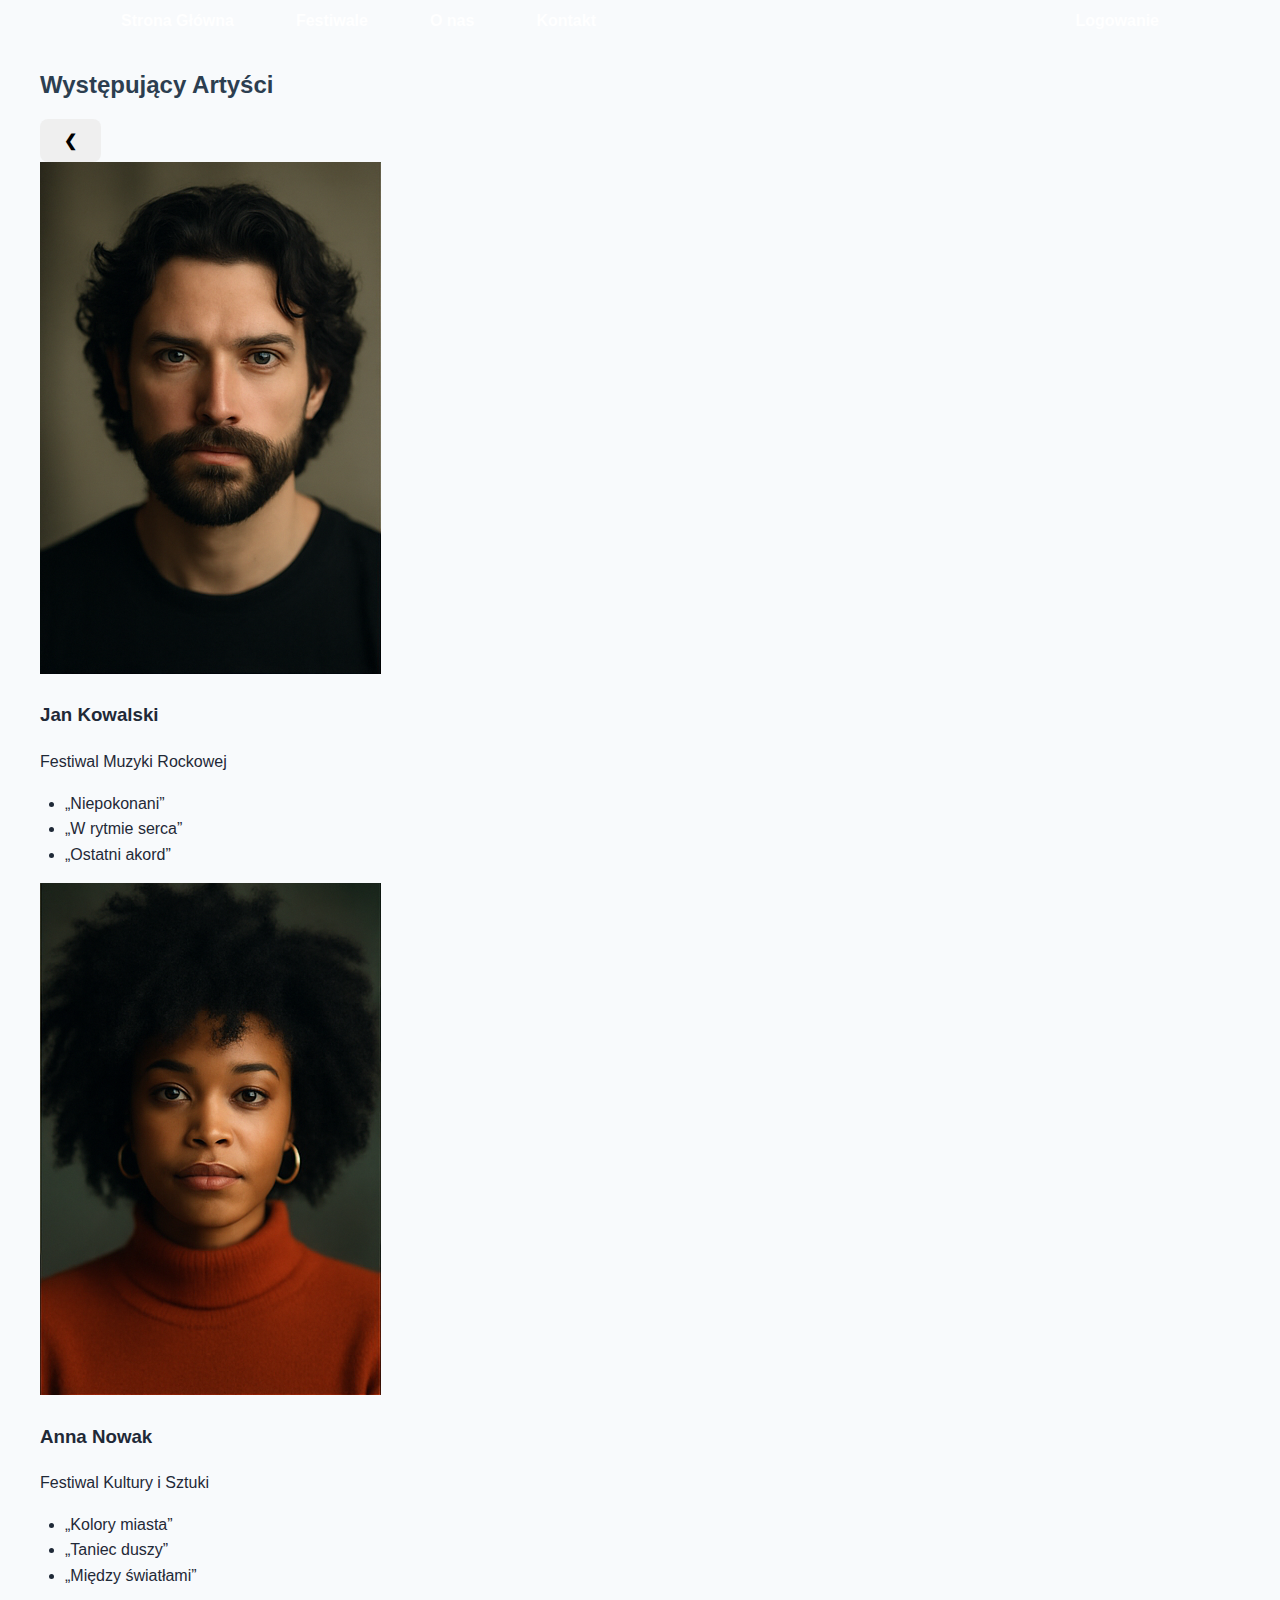
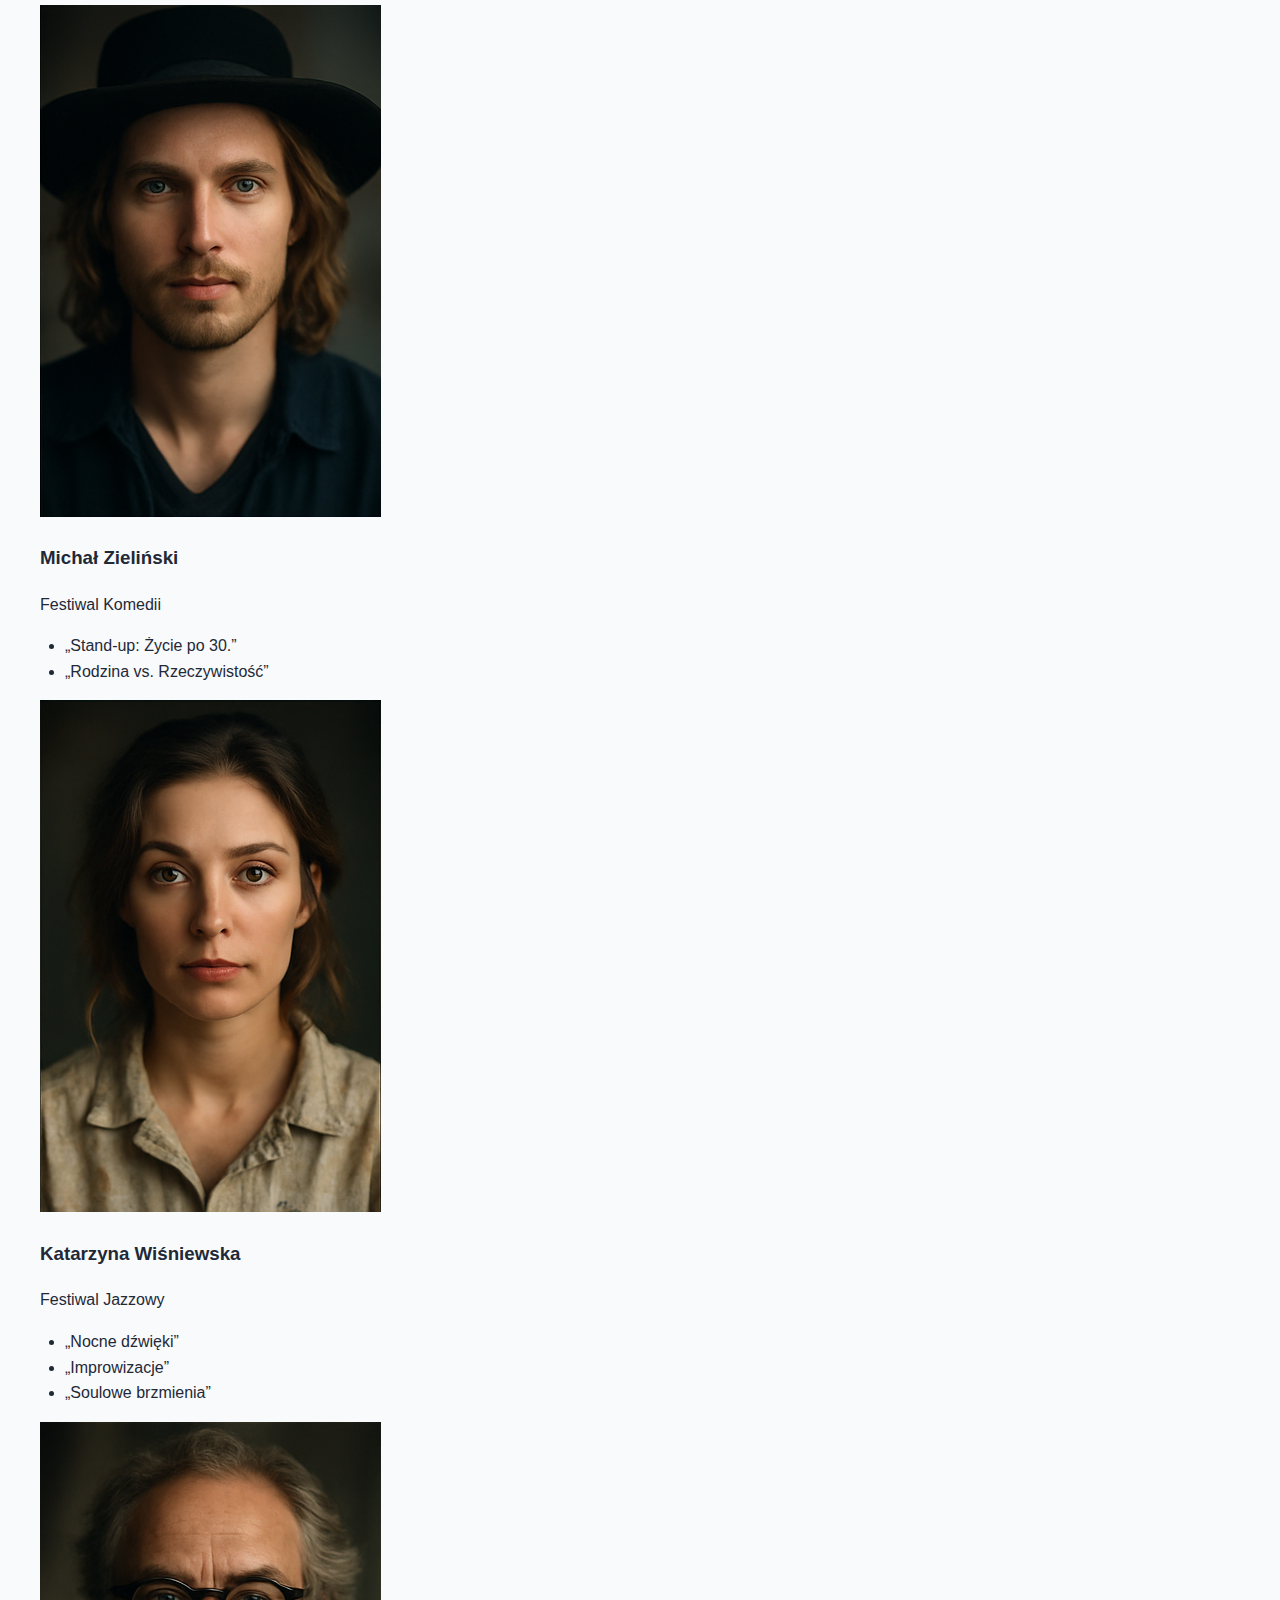
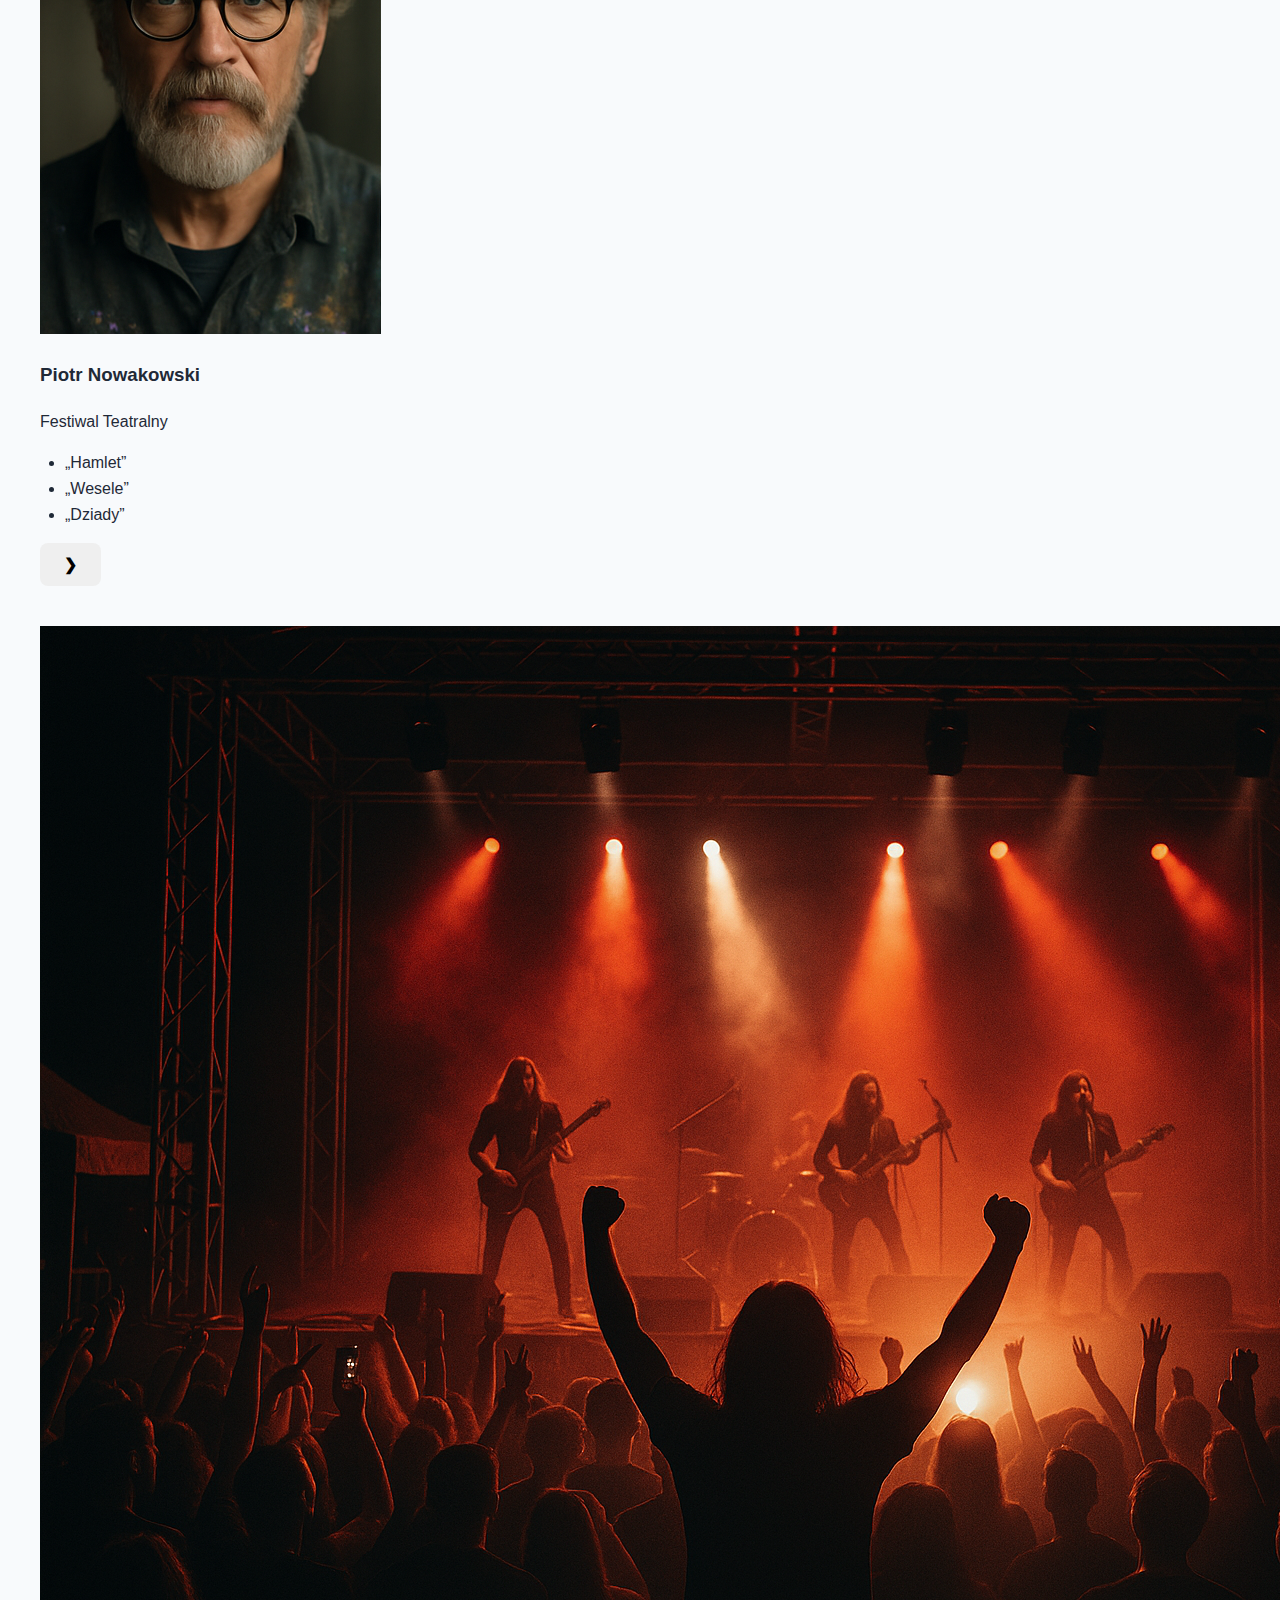
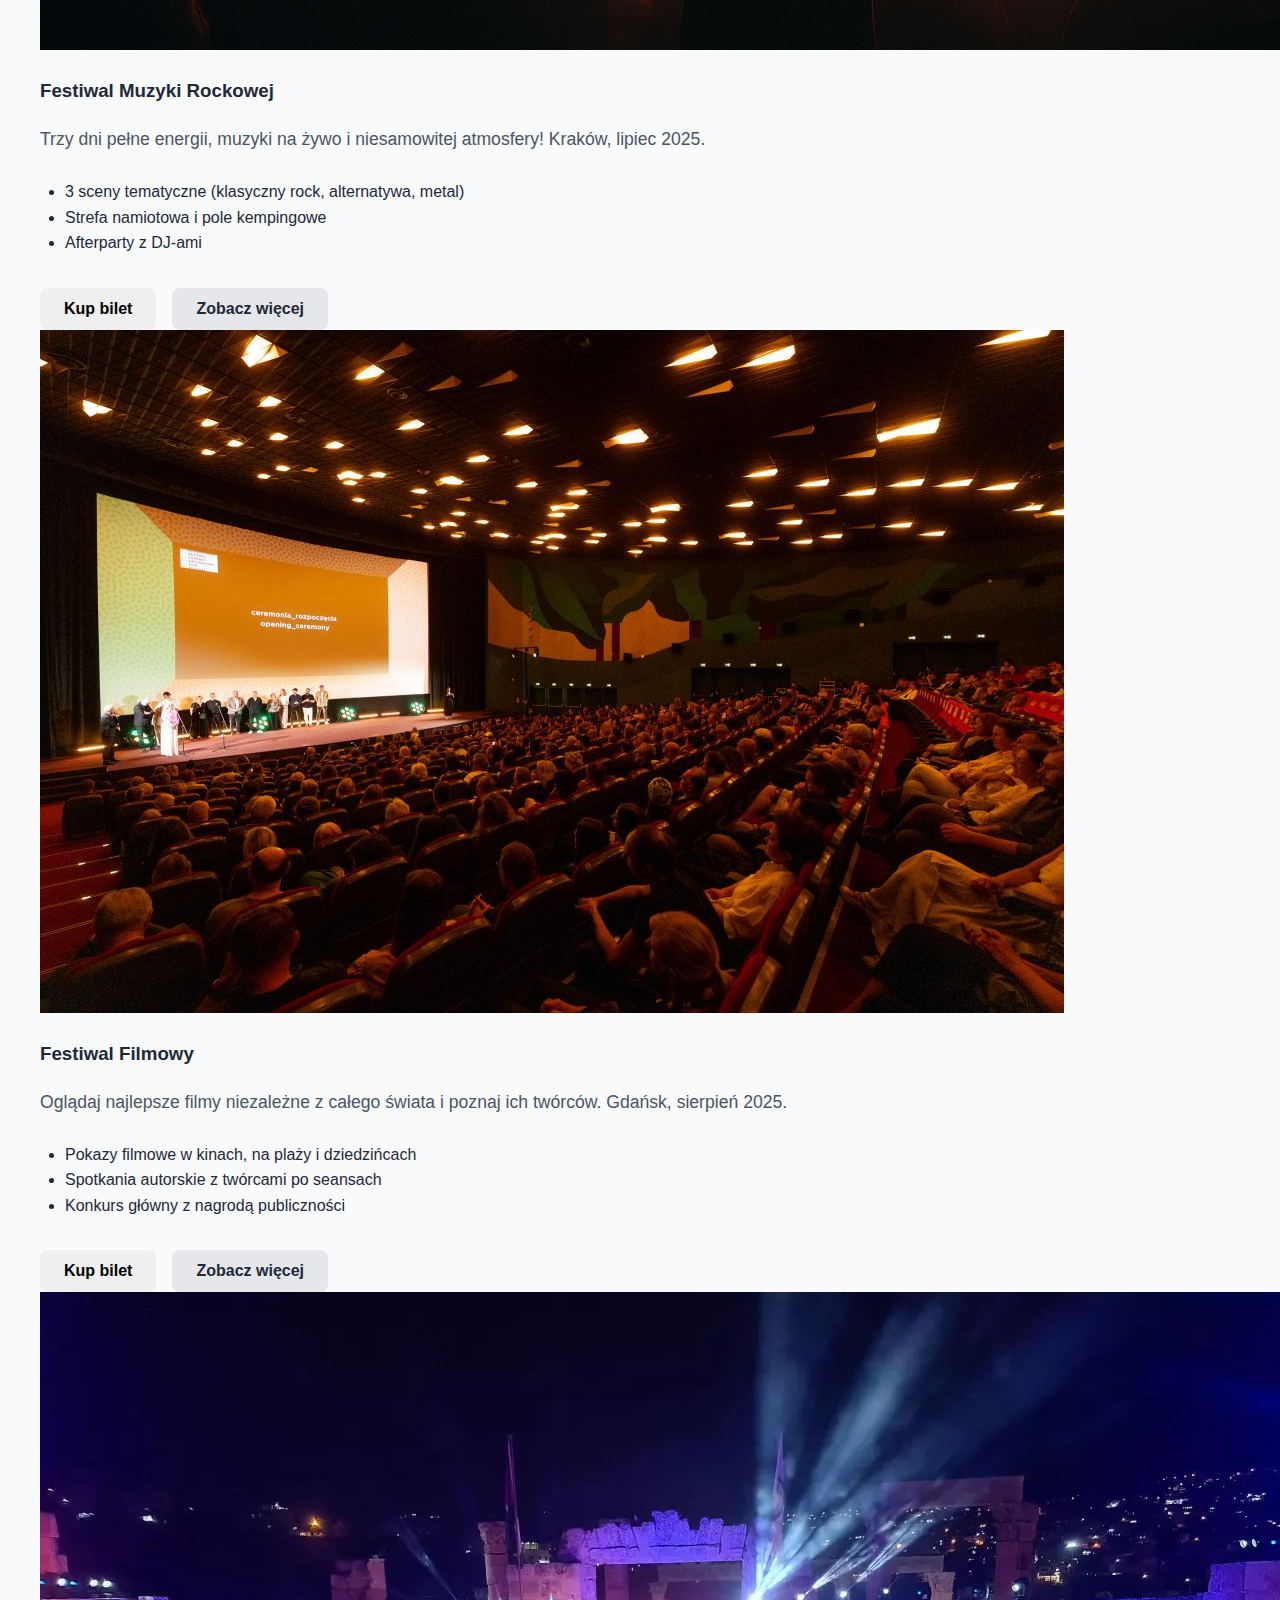
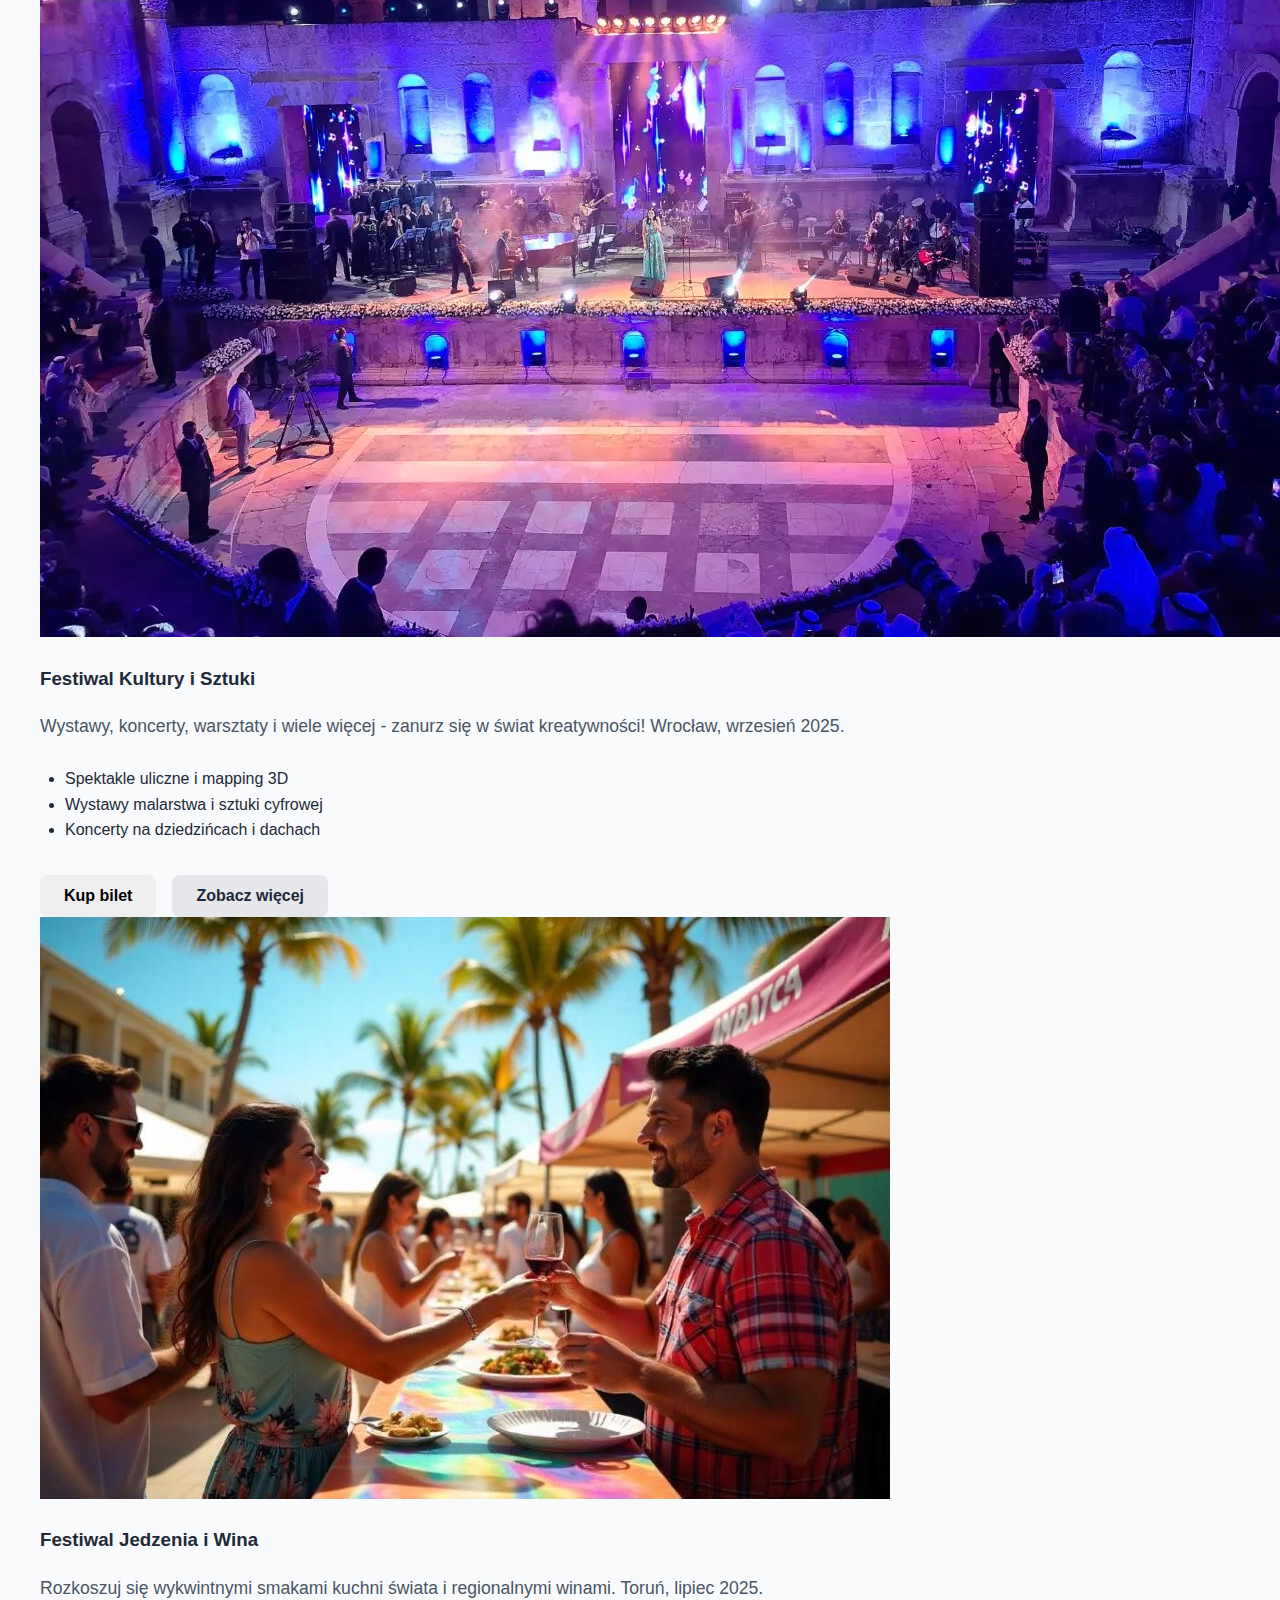
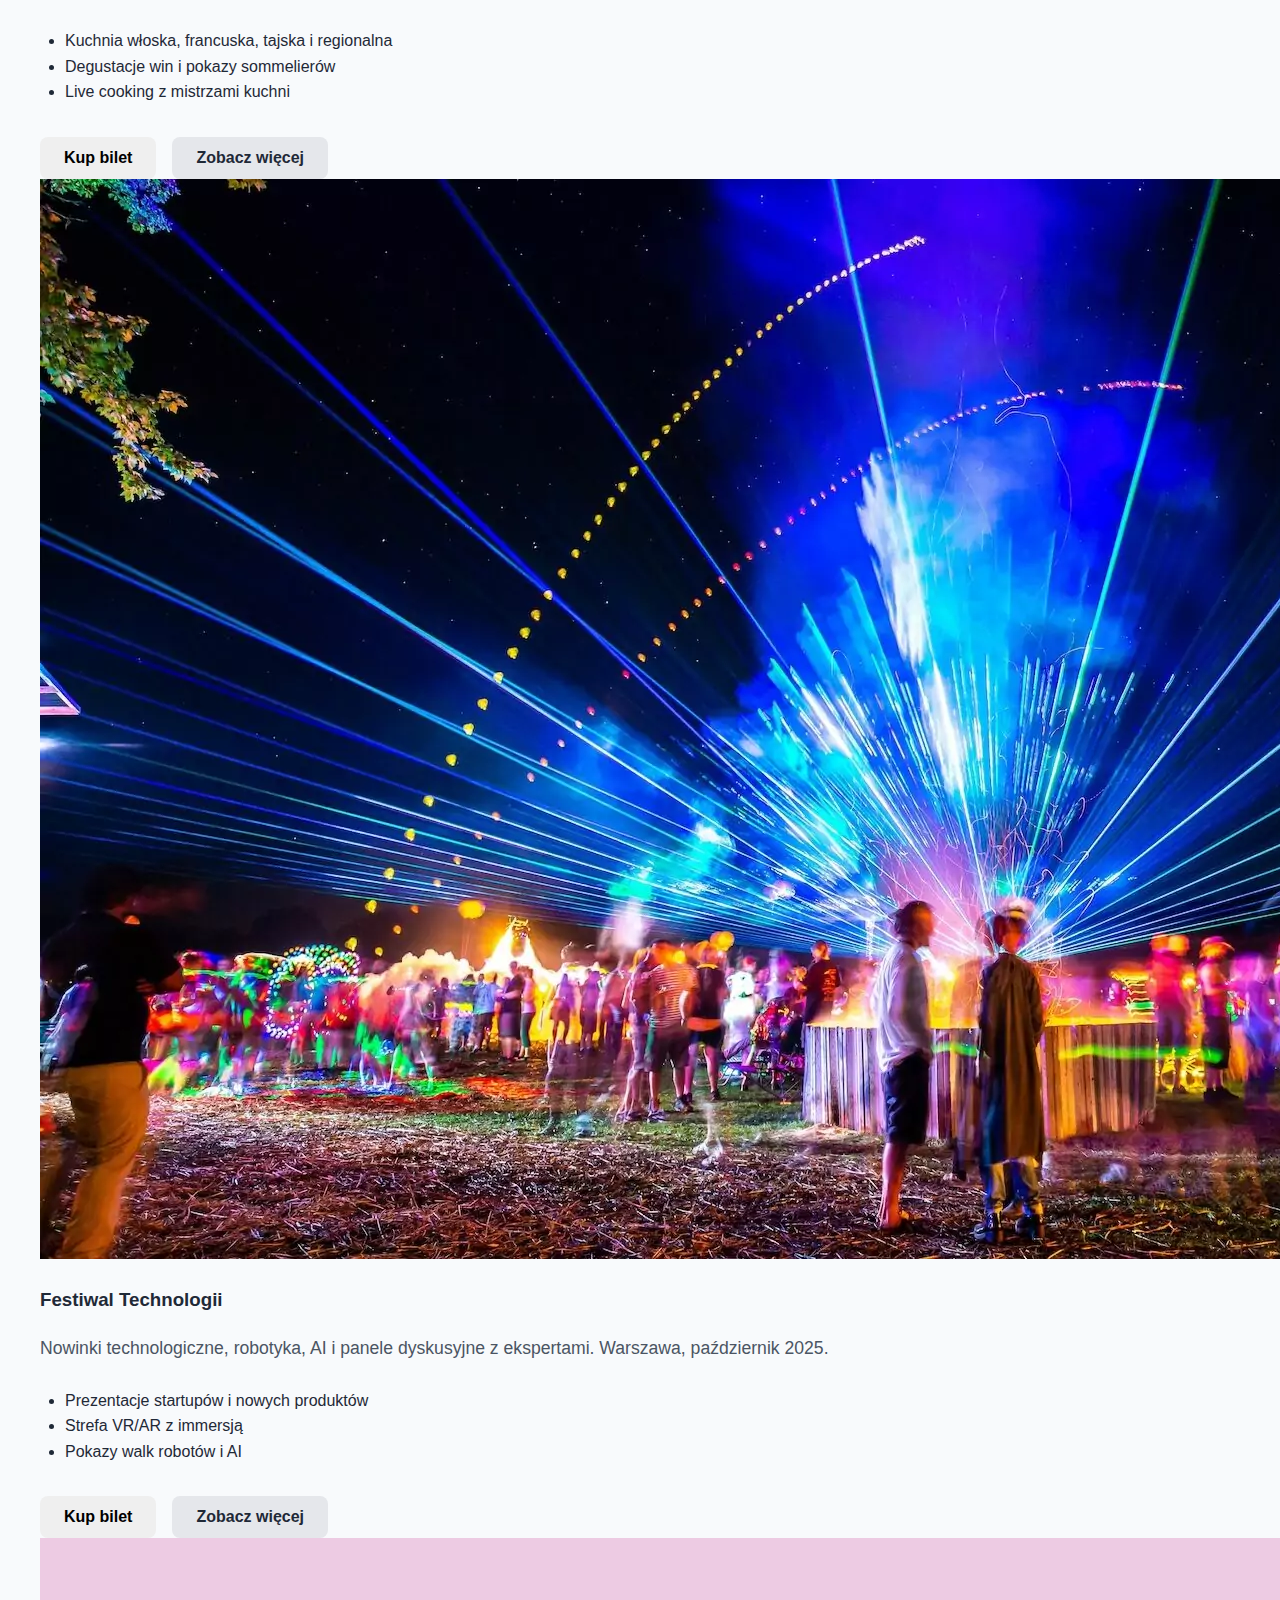
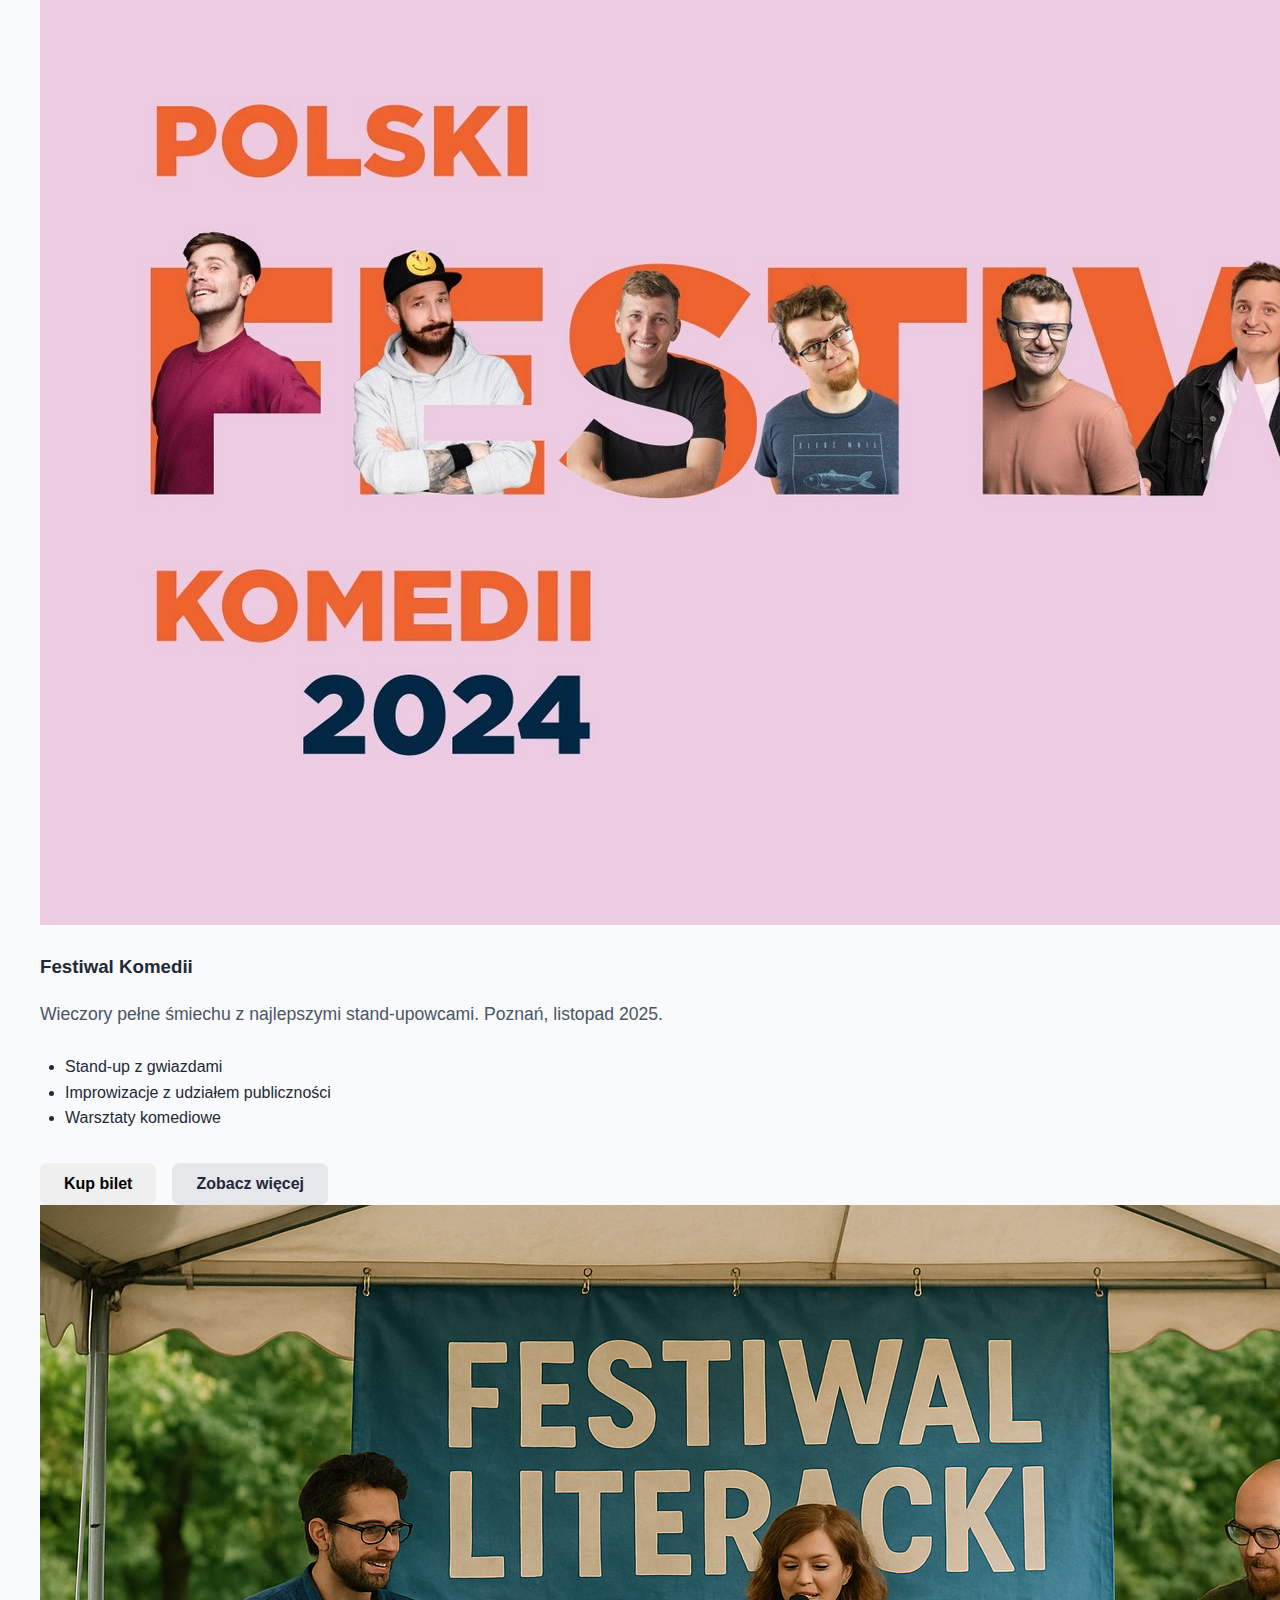
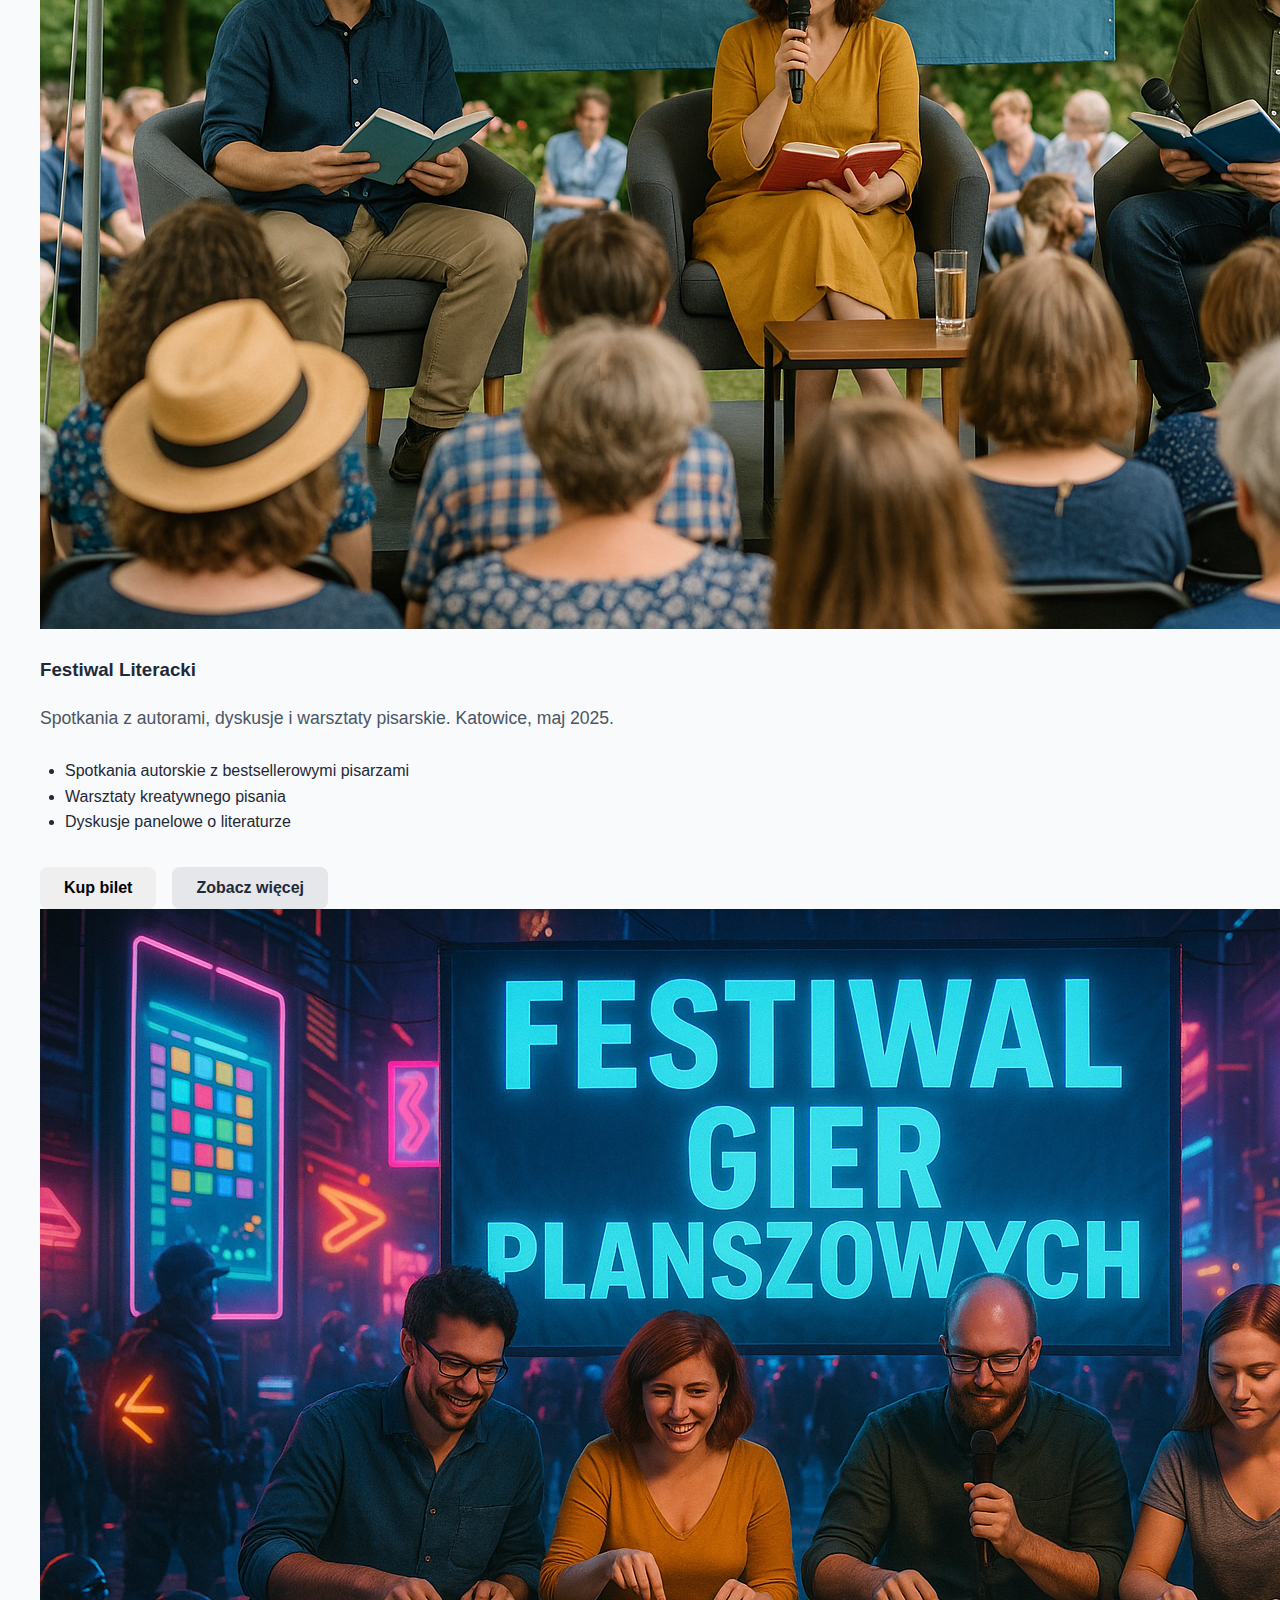
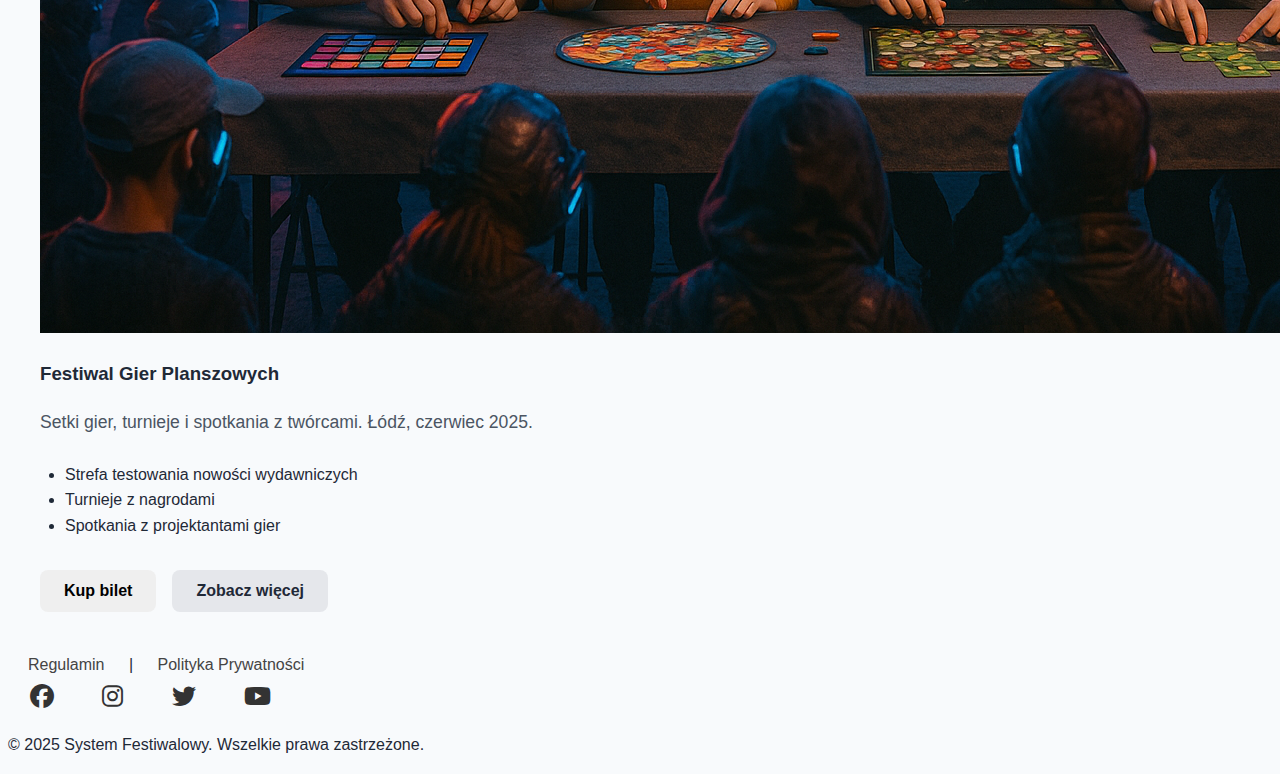
<file: stronyHTML/festiwale.html>
<!DOCTYPE html>
<html lang="pl">
<head>
    <meta charset="UTF-8">
    <meta name="viewport" content="width=device-width, initial-scale=1.0">
    <title>System Festiwalowy</title>
    <link rel="stylesheet" href="../styleCSS/StyleFestiwal.css">
    <link rel="stylesheet" href="https://cdnjs.cloudflare.com/ajax/libs/font-awesome/6.4.0/css/all.min.css">
</head>
<body>
    <div class="wrapper">
        <header>
            <nav>
                <ul>
                    <li><a href="index.html">Strona Główna</a></li>
                    <li><a href="festiwale.html">Festiwale</a></li>
                    <li><a href="O-nas.html">O nas</a></li>
                    <li><a href="kontakt.html">Kontakt</a></li>
                    <li><a href="logowanie.html">Logowanie</a></li>
                </ul>
            </nav>
        </header>
      <main>
  <section class="artysci">
    <h2>Występujący Artyści</h2>
    <div class="artysta-carousel-wrapper">
        <button class="carousel-btn prev-btn">&#10094;</button>
        <div class="artysta-carousel" id="carousel">
            <div class="artysta-card">
                <img src="../zdjecia/artysta1.png" alt="Artysta 1">
                <h3>Jan Kowalski</h3>
                <p>Festiwal Muzyki Rockowej</p>
                <ul>
                    <li>„Niepokonani”</li>
                    <li>„W rytmie serca”</li>
                    <li>„Ostatni akord”</li>
                </ul>
            </div>
            <div class="artysta-card">
                <img src="../zdjecia/artysta2.png" alt="Artystka 2">
                <h3>Anna Nowak</h3>
                <p>Festiwal Kultury i Sztuki</p>
                <ul>
                    <li>„Kolory miasta”</li>
                    <li>„Taniec duszy”</li>
                    <li>„Między światłami”</li>
                </ul>
            </div>
            <div class="artysta-card">
                <img src="../zdjecia/artysta3.png" alt="Artysta 3">
                <h3>Michał Zieliński</h3>
                <p>Festiwal Komedii</p>
                <ul>
                    <li>„Stand-up: Życie po 30.”</li>
                    <li>„Rodzina vs. Rzeczywistość”</li>
                </ul>
            </div>
            <div class="artysta-card">
                <img src="../zdjecia/artysta5.png" alt="Artysta 4">
                <h3>Katarzyna Wiśniewska</h3>
                <p>Festiwal Jazzowy</p>
                <ul>
                    <li>„Nocne dźwięki”</li>
                    <li>„Improwizacje”</li>
                    <li>„Soulowe brzmienia”</li>
                </ul>
            </div>
            <div class="artysta-card">
                <img src="../zdjecia/artysta4.png" alt="Artysta 5">
                <h3>Piotr Nowakowski</h3>
                <p>Festiwal Teatralny</p>
                <ul>
                    <li>„Hamlet”</li>
                    <li>„Wesele”</li>
                    <li>„Dziady”</li>
                </ul>
            </div>
        </div>
        <button class="carousel-btn next-btn">&#10095;</button>
        <div class="carousel-dots" id="carouselDots"></div>
    </div>
</section>


    <!-- Sekcja festiwali -->
    <section class="festiwal-list">
        <div class="festival-grid">
            <div class="festiwal-card">
                <img src="../zdjecia/festiwalMuzykiRockowej.png" alt="Festiwal Muzyki Rockowej">
                <div class="festiwal-info">
                    <h3>Festiwal Muzyki Rockowej</h3>
                    <p class="krotki-opis">Trzy dni pełne energii, muzyki na żywo i niesamowitej atmosfery! Kraków, lipiec 2025.</p>
                    <ul>
                        <li>3 sceny tematyczne (klasyczny rock, alternatywa, metal)</li>
                        <li>Strefa namiotowa i pole kempingowe</li>
                        <li>Afterparty z DJ-ami</li>
                    </ul>
                    <div class="button-container">
                        <button class="kup-bilet">Kup bilet</button>
                        <button class="zobacz-wiecej" onclick="toggleOpis(this)">Zobacz więcej</button>
                    </div>
                </div>
            </div>
            <div class="festiwal-card">
                <img src="../zdjecia/festiwalFilmowy.jpg" alt="Festiwal Filmowy">
                <div class="festiwal-info">
                    <h3>Festiwal Filmowy</h3>
                    <p class="krotki-opis">Oglądaj najlepsze filmy niezależne z całego świata i poznaj ich twórców. Gdańsk, sierpień 2025.</p>
                    <ul>
                        <li>Pokazy filmowe w kinach, na plaży i dziedzińcach</li>
                        <li>Spotkania autorskie z twórcami po seansach</li>
                        <li>Konkurs główny z nagrodą publiczności</li>
                    </ul>
                    <div class="button-container">
                        <button class="kup-bilet">Kup bilet</button>
                        <button class="zobacz-wiecej" onclick="toggleOpis(this)">Zobacz więcej</button>
                    </div>
                </div>
            </div>
            <div class="festiwal-card">
                <img src="../zdjecia/festiwalKulturyiSztuki.jpg" alt="Festiwal Kultury i Sztuki">
                <div class="festiwal-info">
                    <h3>Festiwal Kultury i Sztuki</h3>
                    <p class="krotki-opis">Wystawy, koncerty, warsztaty i wiele więcej - zanurz się w świat kreatywności! Wrocław, wrzesień 2025.</p>
                    <ul>
                        <li>Spektakle uliczne i mapping 3D</li>
                        <li>Wystawy malarstwa i sztuki cyfrowej</li>
                        <li>Koncerty na dziedzińcach i dachach</li>
                    </ul>
                    <div class="button-container">
                        <button class="kup-bilet">Kup bilet</button>
                        <button class="zobacz-wiecej" onclick="toggleOpis(this)">Zobacz więcej</button>
                    </div>
                </div>
            </div>
            <div class="festiwal-card">
                <img src="../zdjecia/festiwalJedzeniaiWIna.jpg" alt="Festiwal Jedzenia i Wina">
                <div class="festiwal-info">
                    <h3>Festiwal Jedzenia i Wina</h3>
                    <p class="krotki-opis">Rozkoszuj się wykwintnymi smakami kuchni świata i regionalnymi winami. Toruń, lipiec 2025.</p>
                    <ul>
                        <li>Kuchnia włoska, francuska, tajska i regionalna</li>
                        <li>Degustacje win i pokazy sommelierów</li>
                        <li>Live cooking z mistrzami kuchni</li>
                    </ul>
                    <div class="button-container">
                        <button class="kup-bilet">Kup bilet</button>
                        <button class="zobacz-wiecej" onclick="toggleOpis(this)">Zobacz więcej</button>
                    </div>
                </div>
            </div>
            <div class="festiwal-card">
                <img src="../zdjecia/festiwalTechnologii.jpg" alt="Festiwal Technologii">
                <div class="festiwal-info">
                    <h3>Festiwal Technologii</h3>
                    <p class="krotki-opis">Nowinki technologiczne, robotyka, AI i panele dyskusyjne z ekspertami. Warszawa, październik 2025.</p>
                    <ul>
                        <li>Prezentacje startupów i nowych produktów</li>
                        <li>Strefa VR/AR z immersją</li>
                        <li>Pokazy walk robotów i AI</li>
                    </ul>
                    <div class="button-container">
                        <button class="kup-bilet">Kup bilet</button>
                        <button class="zobacz-wiecej" onclick="toggleOpis(this)">Zobacz więcej</button>
                    </div>
                </div>
            </div>
            <div class="festiwal-card">
                <img src="../zdjecia/festiwalKomedii.jpg" alt="Festiwal Komedii">
                <div class="festiwal-info">
                    <h3>Festiwal Komedii</h3>
                    <p class="krotki-opis">Wieczory pełne śmiechu z najlepszymi stand-upowcami. Poznań, listopad 2025.</p>
                    <ul>
                        <li>Stand-up z gwiazdami</li>
                        <li>Improwizacje z udziałem publiczności</li>
                        <li>Warsztaty komediowe</li>
                    </ul>
                    <div class="button-container">
                        <button class="kup-bilet">Kup bilet</button>
                        <button class="zobacz-wiecej" onclick="toggleOpis(this)">Zobacz więcej</button>
                    </div>
                </div>
            </div>
            <div class="festiwal-card">
    <img src="../zdjecia/festiwalLiteracki.png" alt="Festiwal Literacki">
    <div class="festiwal-info">
        <h3>Festiwal Literacki</h3>
        <p class="krotki-opis">Spotkania z autorami, dyskusje i warsztaty pisarskie. Katowice, maj 2025.</p>
        <ul>
            <li>Spotkania autorskie z bestsellerowymi pisarzami</li>
            <li>Warsztaty kreatywnego pisania</li>
            <li>Dyskusje panelowe o literaturze</li>
        </ul>
        <div class="button-container">
            <button class="kup-bilet">Kup bilet</button>
            <button class="zobacz-wiecej" onclick="toggleOpis(this)">Zobacz więcej</button>
        </div>
    </div>
</div>
<div class="festiwal-card">
    <img src="../zdjecia/festiwalGier.png" alt="Festiwal Gier">
    <div class="festiwal-info">
        <h3>Festiwal Gier Planszowych</h3>
        <p class="krotki-opis">Setki gier, turnieje i spotkania z twórcami. Łódź, czerwiec 2025.</p>
        <ul>
            <li>Strefa testowania nowości wydawniczych</li>
            <li>Turnieje z nagrodami</li>
            <li>Spotkania z projektantami gier</li>
        </ul>
        <div class="button-container">
            <button class="kup-bilet">Kup bilet</button>
            <button class="zobacz-wiecej" onclick="toggleOpis(this)">Zobacz więcej</button>
        </div>
    </div>
</div>
        </div>
    </section>
</main>

        <footer>
            <div class="footer-content">
                <div class="footer-links">
                    <a href="#">Regulamin</a> |
                    <a href="#">Polityka Prywatności</a>
                </div>
                <div class="social-links">
                    <a href="https://facebook.com" target="_blank" aria-label="Facebook"><i class="fab fa-facebook"></i></a>
                    <a href="https://instagram.com" target="_blank" class="instagram" aria-label="Instagram"><i class="fab fa-instagram"></i></a>
                    <a href="https://twitter.com" target="_blank" class="twitter" aria-label="Twitter"><i class="fab fa-twitter"></i></a>
                    <a href="https://youtube.com" target="_blank" class="youtube" aria-label="YouTube"><i class="fab fa-youtube"></i></a>
                </div>
                <p>&copy; 2025 System Festiwalowy. Wszelkie prawa zastrzeżone.</p>
            </div>
        </footer>
    </div>
    <script src="../JavaScript/festiwaleScript.js"></script>
</body>
</html>
</file>
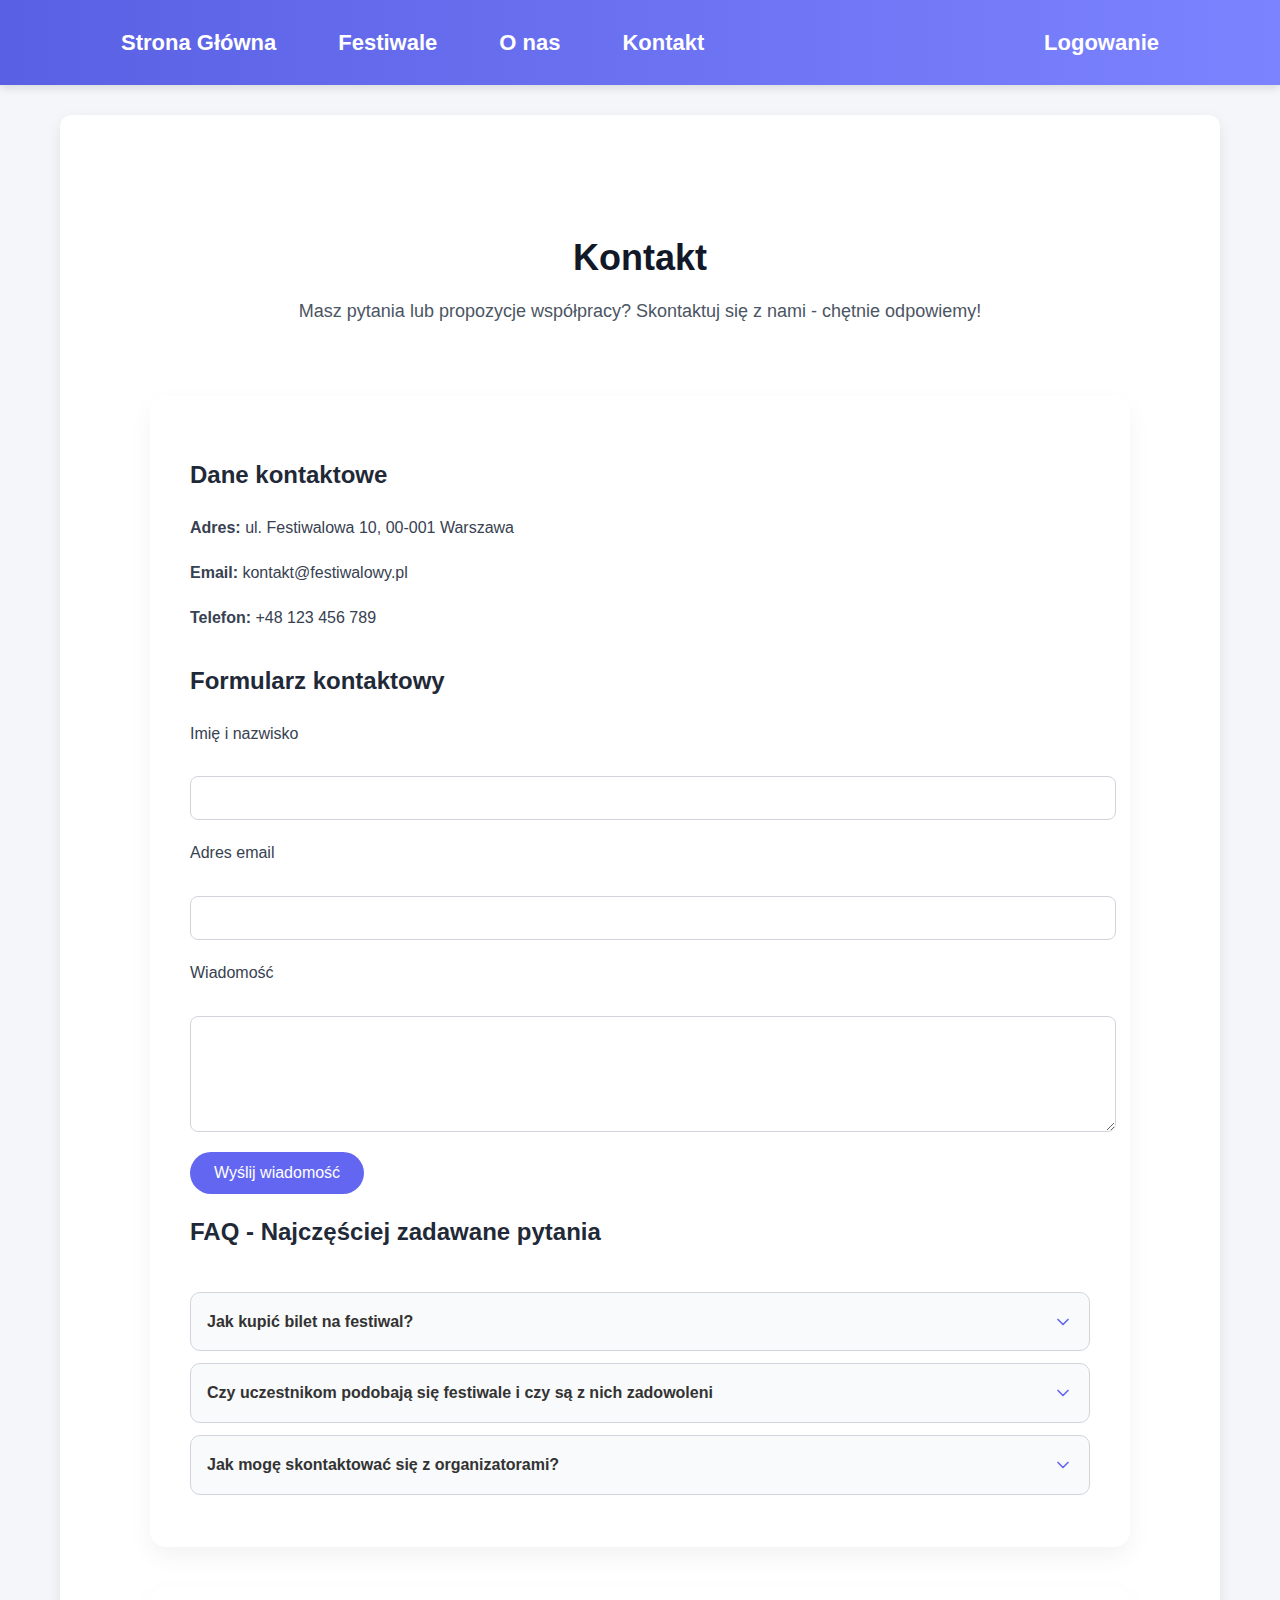
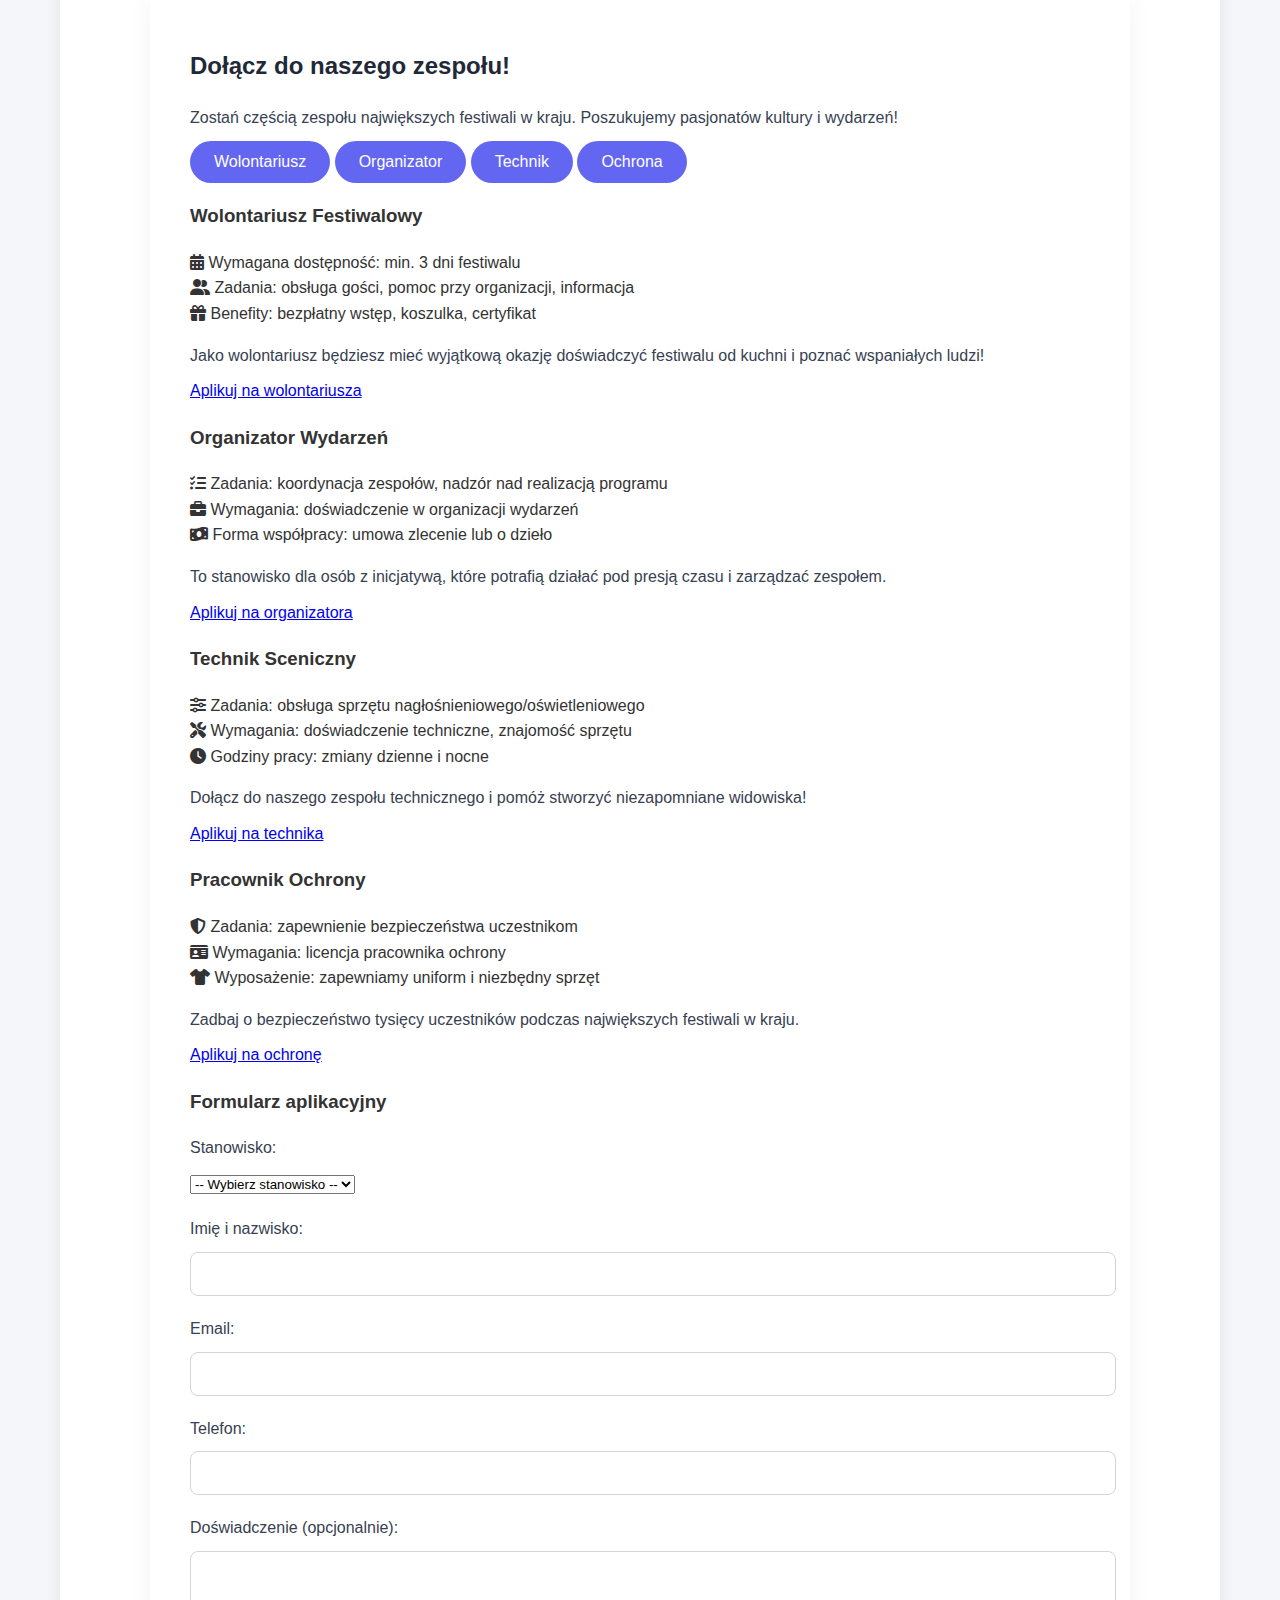
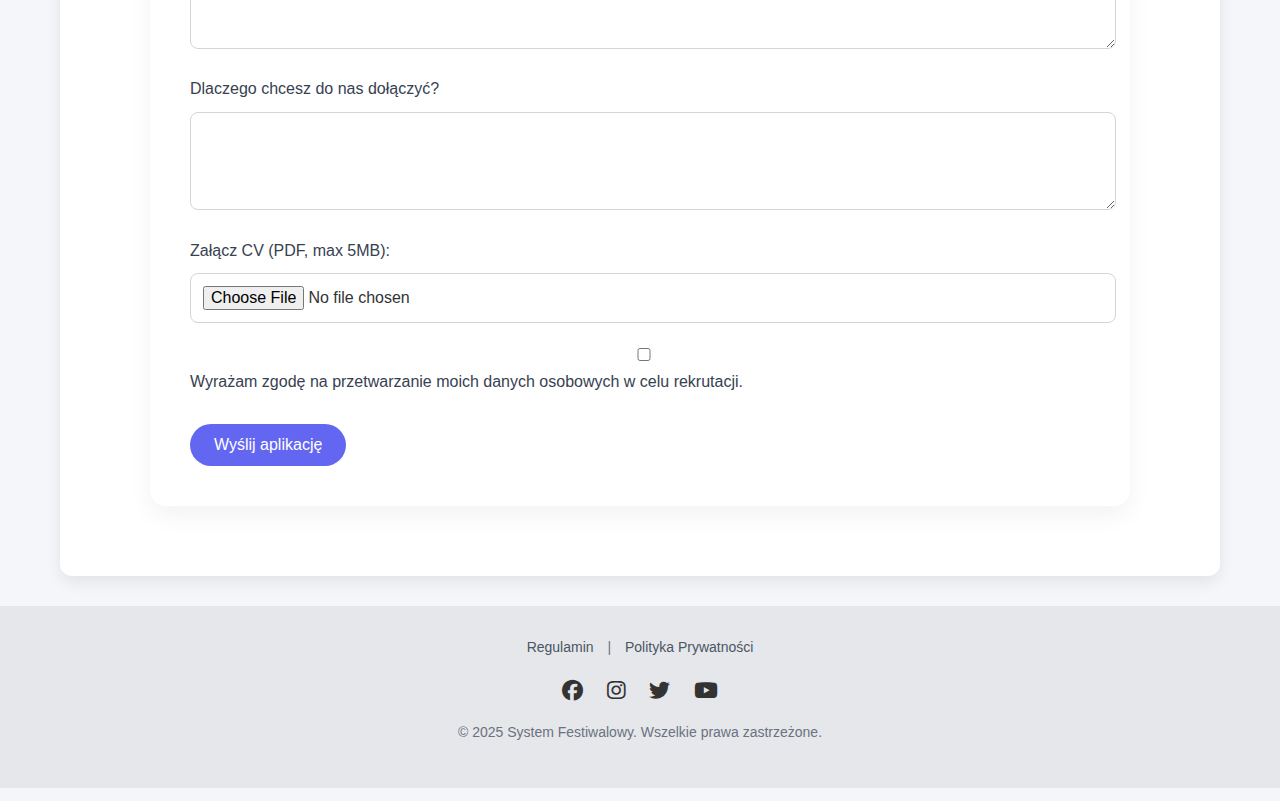
<file: stronyHTML/kontakt.html>
<!DOCTYPE html>
<html lang="pl">
<head>
    <meta charset="UTF-8">
    <meta name="viewport" content="width=device-width, initial-scale=1.0">
    <title>System Festiwalowy</title>
    <link rel="stylesheet" href="../styleCSS/StyleDoKontakt.css">
    <link rel="stylesheet" href="https://cdnjs.cloudflare.com/ajax/libs/font-awesome/6.4.0/css/all.min.css">
</head>
<body>
    <header>
        <nav>
            <ul>
                <li><a href="index.html">Strona Główna</a></li>
                <li><a href="festiwale.html">Festiwale</a></li>
                <li><a href="O-nas.html">O nas</a></li>
                <li><a href="kontakt.html">Kontakt</a></li>
                <li><a href="logowanie.html">Logowanie</a></li>
            </ul>
        </nav>
    </header>
    <main>
        <div class="hero">
            <h1>Kontakt</h1>
            <p>Masz pytania lub propozycje współpracy? Skontaktuj się z nami - chętnie odpowiemy!</p>
        </div>
        
        <div class="section">
            <h2>Dane kontaktowe</h2>
            <div class="contact-details">
                <p><strong>Adres:</strong> ul. Festiwalowa 10, 00-001 Warszawa</p>
                <p><strong>Email:</strong> kontakt@festiwalowy.pl</p>
                <p><strong>Telefon:</strong> +48 123 456 789</p>
            </div>
        
            <h2>Formularz kontaktowy</h2>
            <form action="#" method="post">
                <label for="name">Imię i nazwisko</label>
                <input type="text" id="name" name="name" required />
        
                <label for="email">Adres email</label>
                <input type="email" id="email" name="email" required />
        
                <label for="message">Wiadomość</label>
                <textarea id="message" name="message" rows="5" required></textarea>
        
                <button type="submit">Wyślij wiadomość</button>
            </form>
        
            <h2>FAQ - Najczęściej zadawane pytania</h2>
            <div class="faq">
                <details>
                    <summary>
                        <span>Jak kupić bilet na festiwal?</span>
                        <svg viewBox="0 0 24 24" width="20" height="20" fill="none" stroke="currentColor" stroke-width="2" stroke-linecap="round" stroke-linejoin="round">
                            <polyline points="6 9 12 15 18 9" />
                        </svg>
                    </summary>
                    <p>Wystarczy przejść do zakładki „Festiwale” i kliknąć przycisk „Kup bilet” przy wybranym wydarzeniu.</p>
                </details>
        
                <details>
                    <summary>
                        <span>Czy uczestnikom podobają się festiwale i czy są z nich zadowoleni</span>
                        <svg viewBox="0 0 24 24" width="20" height="20" fill="none" stroke="currentColor" stroke-width="2" stroke-linecap="round" stroke-linejoin="round">
                            <polyline points="6 9 12 15 18 9" />
                        </svg>
                    </summary>
                    <p>Tak, uczestnikom podobają się festiwale i są z nich zadowoleni, wskazują na to oceny uczestników, ktore są na poziomie az 4.9/5!.</p>
                </details>
        
                <details>
                    <summary>
                        <span>Jak mogę skontaktować się z organizatorami?</span>
                        <svg viewBox="0 0 24 24" width="20" height="20" fill="none" stroke="currentColor" stroke-width="2" stroke-linecap="round" stroke-linejoin="round">
                            <polyline points="6 9 12 15 18 9" />
                        </svg>
                    </summary>
                    <p>Możesz użyć formularza powyżej lub napisać bezpośrednio na adres: kontakt@festiwalowy.pl</p>
                </details>
            </div>
        </div>

        <div class="section join-team">
            <h2>Dołącz do naszego zespołu!</h2>
            <p class="join-description">Zostań częścią zespołu największych festiwali w kraju. Poszukujemy pasjonatów kultury i wydarzeń!</p>
            
            <div class="positions-container">
                <div class="position-tabs">
                    <button class="position-tab active" onclick="otworzNowe('volunteer')">Wolontariusz</button>
                    <button class="position-tab" onclick="otworzNowe('organizer')">Organizator</button>
                    <button class="position-tab" onclick="otworzNowe('technician')">Technik</button>
                    <button class="position-tab" onclick="otworzNowe('security')">Ochrona</button>
                </div>
                
                <div id="volunteer" class="position-content" style="display: block;">
                    <h3>Wolontariusz Festiwalowy</h3>
                    <div class="position-details">
                        <div class="detail-item">
                            <i class="fas fa-calendar-alt"></i>
                            <span>Wymagana dostępność: min. 3 dni festiwalu</span>
                        </div>
                        <div class="detail-item">
                            <i class="fas fa-user-friends"></i>
                            <span>Zadania: obsługa gości, pomoc przy organizacji, informacja</span>
                        </div>
                        <div class="detail-item">
                            <i class="fas fa-gift"></i>
                            <span>Benefity: bezpłatny wstęp, koszulka, certyfikat</span>
                        </div>
                    </div>
                    <p>Jako wolontariusz będziesz mieć wyjątkową okazję doświadczyć festiwalu od kuchni i poznać wspaniałych ludzi!</p>
                    <a href="#application-form" class="btn">Aplikuj na wolontariusza</a>
                </div>
                
                <div id="organizer" class="position-content">
                    <h3>Organizator Wydarzeń</h3>
                    <div class="position-details">
                        <div class="detail-item">
                            <i class="fas fa-tasks"></i>
                            <span>Zadania: koordynacja zespołów, nadzór nad realizacją programu</span>
                        </div>
                        <div class="detail-item">
                            <i class="fas fa-briefcase"></i>
                            <span>Wymagania: doświadczenie w organizacji wydarzeń</span>
                        </div>
                        <div class="detail-item">
                            <i class="fas fa-money-bill-wave"></i>
                            <span>Forma współpracy: umowa zlecenie lub o dzieło</span>
                        </div>
                    </div>
                    <p>To stanowisko dla osób z inicjatywą, które potrafią działać pod presją czasu i zarządzać zespołem.</p>
                    <a href="#application-form" class="btn">Aplikuj na organizatora</a>
                </div>
                
                <div id="technician" class="position-content">
                    <h3>Technik Sceniczny</h3>
                    <div class="position-details">
                        <div class="detail-item">
                            <i class="fas fa-sliders-h"></i>
                            <span>Zadania: obsługa sprzętu nagłośnieniowego/oświetleniowego</span>
                        </div>
                        <div class="detail-item">
                            <i class="fas fa-tools"></i>
                            <span>Wymagania: doświadczenie techniczne, znajomość sprzętu</span>
                        </div>
                        <div class="detail-item">
                            <i class="fas fa-clock"></i>
                            <span>Godziny pracy: zmiany dzienne i nocne</span>
                        </div>
                    </div>
                    <p>Dołącz do naszego zespołu technicznego i pomóż stworzyć niezapomniane widowiska!</p>
                    <a href="#application-form" class="btn">Aplikuj na technika</a>
                </div>
                
                <div id="security" class="position-content">
                    <h3>Pracownik Ochrony</h3>
                    <div class="position-details">
                        <div class="detail-item">
                            <i class="fas fa-shield-alt"></i>
                            <span>Zadania: zapewnienie bezpieczeństwa uczestnikom</span>
                        </div>
                        <div class="detail-item">
                            <i class="fas fa-id-card"></i>
                            <span>Wymagania: licencja pracownika ochrony</span>
                        </div>
                        <div class="detail-item">
                            <i class="fas fa-tshirt"></i>
                            <span>Wyposażenie: zapewniamy uniform i niezbędny sprzęt</span>
                        </div>
                    </div>
                    <p>Zadbaj o bezpieczeństwo tysięcy uczestników podczas największych festiwali w kraju.</p>
                    <a href="#application-form" class="btn">Aplikuj na ochronę</a>
                </div>
            </div>
            
            <div id="application-form" class="application-form">
                <h3>Formularz aplikacyjny</h3>
                <form id="job-application">
                    <div class="form-group">
                        <label for="position">Stanowisko:</label>
                        <select id="position" name="position" required>
                            <option value="">-- Wybierz stanowisko --</option>
                            <option value="volunteer">Wolontariusz</option>
                            <option value="organizer">Organizator</option>
                            <option value="technician">Technik</option>
                            <option value="security">Ochrona</option>
                        </select>
                    </div>
                    
                    <div class="form-group">
                        <label for="name">Imię i nazwisko:</label>
                        <input type="text" id="name" name="name" required>
                    </div>
                    
                    <div class="form-group">
                        <label for="email">Email:</label>
                        <input type="email" id="email" name="email" required>
                    </div>
                    
                    <div class="form-group">
                        <label for="phone">Telefon:</label>
                        <input type="tel" id="phone" name="phone" required>
                    </div>
                    
                    <div class="form-group">
                        <label for="experience">Doświadczenie (opcjonalnie):</label>
                        <textarea id="experience" name="experience" rows="4"></textarea>
                    </div>
                    
                    <div class="form-group">
                        <label for="motivation">Dlaczego chcesz do nas dołączyć?</label>
                        <textarea id="motivation" name="motivation" rows="4" required></textarea>
                    </div>
                    
                    <div class="form-group">
                        <label for="cv">Załącz CV (PDF, max 5MB):</label>
                        <input type="file" id="cv" name="cv" accept=".pdf" required>
                    </div>
                    
                    <div class="form-group checkbox-group">
                        <input type="checkbox" id="consent" name="consent" required>
                        <label for="consent">Wyrażam zgodę na przetwarzanie moich danych osobowych w celu rekrutacji.</label>
                    </div>
                    
                    <button type="submit" class="btn">Wyślij aplikację</button>
                </form>
            </div>
        </div>
    </main>

    <footer>
        <div class="footer-content">
            <div class="footer-links">
                <a href="#">Regulamin</a> |
                <a href="#">Polityka Prywatności</a>
            </div>
            <div class="social-links">
                <a href="https://facebook.com" target="_blank" aria-label="Facebook"><i class="fab fa-facebook"></i></a>
                <a href="https://instagram.com" target="_blank" class="instagram" aria-label="Instagram"><i class="fab fa-instagram"></i></a>
                <a href="https://twitter.com" target="_blank" class="twitter" aria-label="Twitter"><i class="fab fa-twitter"></i></a>
                <a href="https://youtube.com" target="_blank" class="youtube" aria-label="YouTube"><i class="fab fa-youtube"></i></a>
            </div>
            <p>&copy; 2025 System Festiwalowy. Wszelkie prawa zastrzeżone.</p>
        </div>
    </footer>
</body>
<script src="../JavaScript/kontaktScript.js"></script>
</html>
</file>
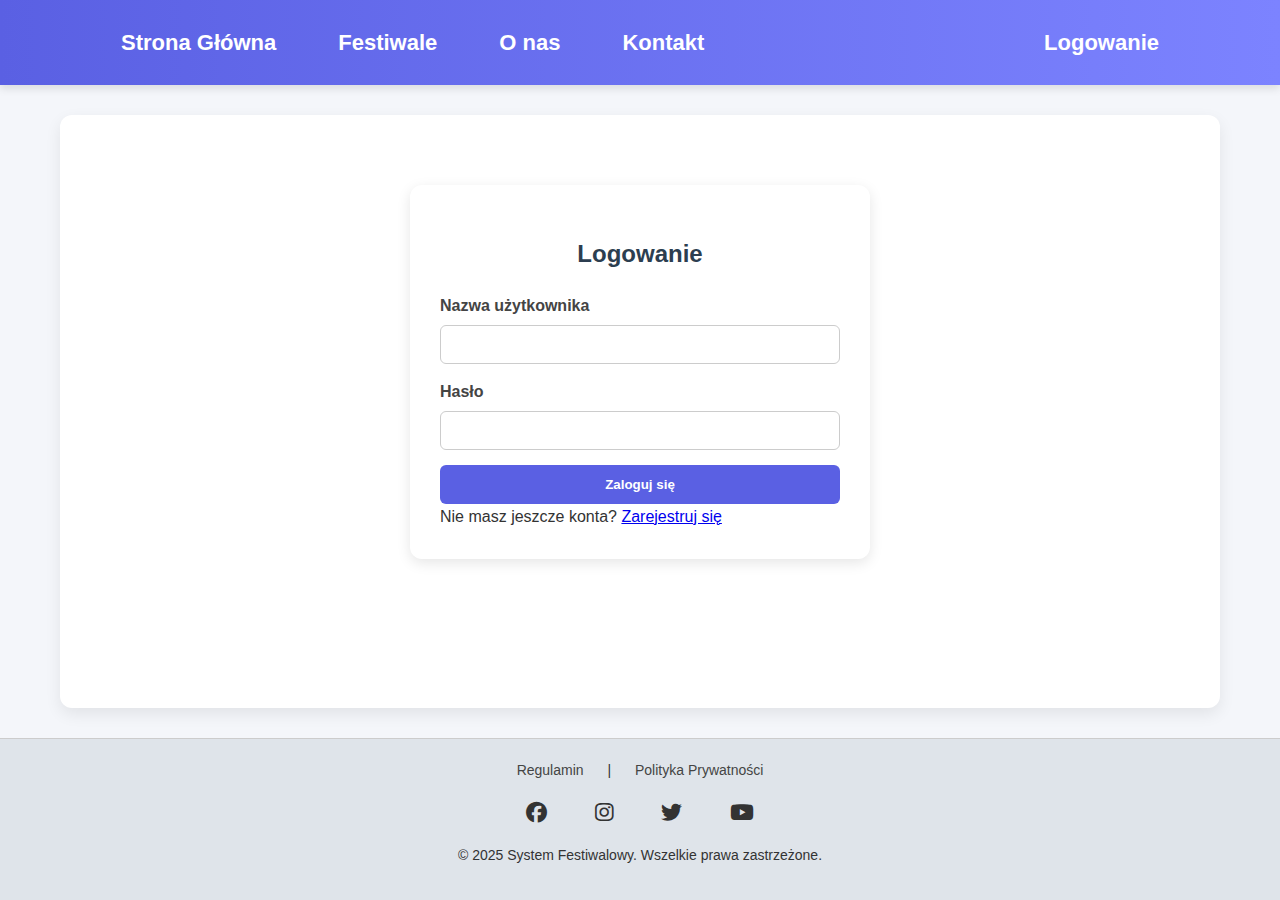
<file: stronyHTML/logowanie.html>
<!DOCTYPE html>
<html lang="pl">
<head>
    <meta charset="UTF-8">
    <meta name="viewport" content="width=device-width, initial-scale=1.0">
    <title>System Festiwalowy</title>
    <link rel="stylesheet" href="../styleCSS/StylLogRej.css">
    <link rel="stylesheet" href="https://cdnjs.cloudflare.com/ajax/libs/font-awesome/6.4.0/css/all.min.css">
</head>
<body>
    <div class="wrapper">
        <header>
            <nav>
                <ul>
                    <li><a href="index.html">Strona Główna</a></li>
                    <li><a href="festiwale.html">Festiwale</a></li>
                    <li><a href="O-nas.html">O nas</a></li>
                    <li><a href="kontakt.html">Kontakt</a></li>
                    <li><a href="logowanie.html">Logowanie</a></li>
                </ul>
            </nav>
        </header>
        <main>
            <div class="form-container">
                <h2>Logowanie</h2>
                <form action="login.php" method="post">
                    <label for="username">Nazwa użytkownika</label>
                    <input type="text" id="username" name="username" required>
                
                    <label for="password">Hasło</label>
                    <input type="password" id="password" name="password" required>
                
                    <button type="submit">Zaloguj się</button>
                    
                    <div class="form-footer">
                        Nie masz jeszcze konta? <a href="rejestracje.html">Zarejestruj się</a>
                    </div>
                </form>
            </div>          
        </main>

        <footer>
            <div class="footer-content">
                <div class="footer-links">
                    <a href="#">Regulamin</a> |
                    <a href="#">Polityka Prywatności</a>
                </div>
                <div class="social-links">
                    <a href="https://facebook.com" target="_blank" aria-label="Facebook"><i class="fab fa-facebook"></i></a>
                    <a href="https://instagram.com" target="_blank" class="instagram" aria-label="Instagram"><i class="fab fa-instagram"></i></a>
                    <a href="https://twitter.com" target="_blank" class="twitter" aria-label="Twitter"><i class="fab fa-twitter"></i></a>
                    <a href="https://youtube.com" target="_blank" class="youtube" aria-label="YouTube"><i class="fab fa-youtube"></i></a>
                </div>
                <p>&copy; 2025 System Festiwalowy. Wszelkie prawa zastrzeżone.</p>
            </div>
        </footer>
    </div>
</body>
</html>
</file>
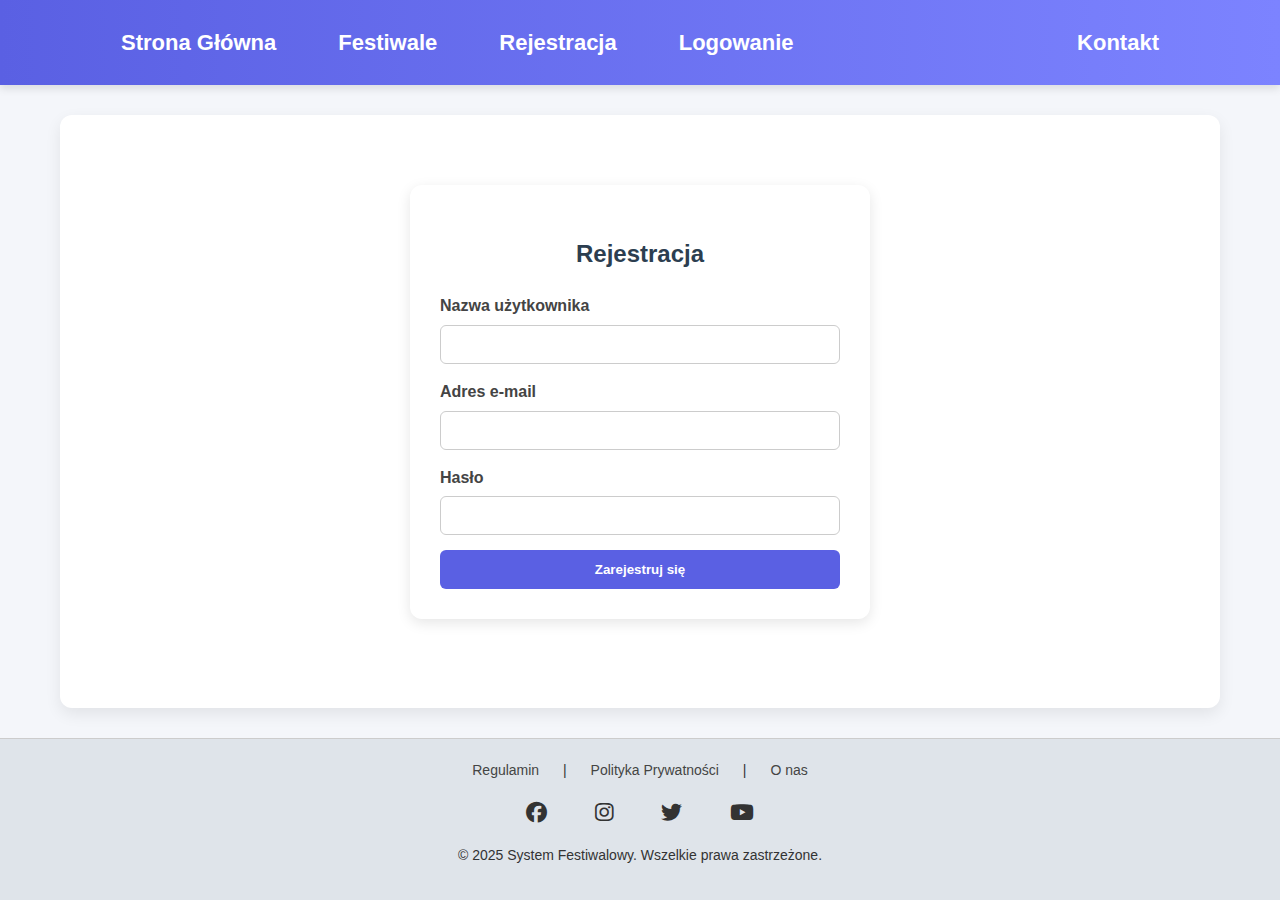
<file: stronyHTML/rejestracje.html>
<!DOCTYPE html>
<html lang="pl">
<head>
    <meta charset="UTF-8">
    <meta name="viewport" content="width=device-width, initial-scale=1.0">
    <title>System Festiwalowy</title>
    <link rel="stylesheet" href="../styleCSS/StylLogRej.css">
    <link rel="stylesheet" href="https://cdnjs.cloudflare.com/ajax/libs/font-awesome/6.4.0/css/all.min.css">
</head>
<body>
    <div class="wrapper">
        <header>
            <nav>
                <ul>
                    <li><a href="index.html">Strona Główna</a></li>
                    <li><a href="festiwale.html">Festiwale</a></li>
                    <li><a href="rejestracje.html">Rejestracja</a></li>
                    <li><a href="logowanie.html">Logowanie</a></li>
                    <li><a href="kontakt.html">Kontakt</a></li>
                </ul>
            </nav>
        </header>
        <main>
            <div class="form-container">
                <h2>Rejestracja</h2>
                <form action="register.php" method="post">
                    <label for="username">Nazwa użytkownika</label>
                    <input type="text" id="username" name="username" required>
            
                    <label for="email">Adres e-mail</label>
                    <input type="email" id="email" name="email" required>
            
                    <label for="password">Hasło</label>
                    <input type="password" id="password" name="password" required>
            
                    <button type="submit">Zarejestruj się</button>
                </form>
            </div>          
        </main>

        <footer>
            <div class="footer-content">
                <div class="footer-links">
                    <a href="#">Regulamin</a> |
                    <a href="#">Polityka Prywatności</a> |
                    <a href="o-nas.html">O nas</a>
                </div>
                <div class="social-links">
                    <a href="https://facebook.com" target="_blank" aria-label="Facebook"><i class="fab fa-facebook"></i></a>
                    <a href="https://instagram.com" target="_blank" class="instagram" aria-label="Instagram"><i class="fab fa-instagram"></i></a>
                    <a href="https://twitter.com" target="_blank" class="twitter" aria-label="Twitter"><i class="fab fa-twitter"></i></a>
                    <a href="https://youtube.com" target="_blank" class="youtube" aria-label="YouTube"><i class="fab fa-youtube"></i></a>
                </div>
                <p>&copy; 2025 System Festiwalowy. Wszelkie prawa zastrzeżone.</p>
            </div>
        </footer>
    </div>
</body>
</html>
</file>
<file: styleCSS/StyleFestiwal.css>
<<<<<<< HEAD
/* ===== HEADER - ORYGINALNY ===== */
=======
body {
    margin: 0;
    font-family: 'Segoe UI', Tahoma, Geneva, Verdana, sans-serif;
    background-color: #f4f6fa;
    color: #333;
    line-height: 1.6;
    height: 100%;
}

>>>>>>> c2de245cd340659907b0a0a4855c4dcde123c6f4
header {
    background: linear-gradient(90deg, #5a60e3, #7c83ff);
    color: white;
    padding: 25px 0;
    font-size: 22px;
    text-align: center;
    box-shadow: 0 4px 8px rgba(0, 0, 0, 0.1);
}

nav ul {
    display: flex;
    justify-content: space-between;
    list-style: none;
    margin: 0;
    padding: 0;
    flex-wrap: wrap;
    width: 100%;
    max-width: 1100px;
    margin: 0 auto;
}

nav ul li:last-child {
    margin-left: auto;
    margin-right: 15px;
}

nav ul li {
    margin: 0 15px;
}

nav ul li a {
    color: white;
    text-decoration: none;
    font-weight: bold;
    padding: 10px 16px;
    border-radius: 8px;
    transition: all 0.3s ease;
}

nav ul li a:hover {
    background-color: rgba(255, 255, 255, 0.2);
    color: #d2e3ff;
    transform: translateY(-1px);
}
<<<<<<< HEAD

/* ===== STOPKA - ORYGINALNA ===== */
=======
main {
    max-width: 1100px;
    width: 95%;
    margin: 30px auto;
    padding: 30px;
    background-color: white;
    border-radius: 12px;
    box-shadow: 0 6px 16px rgba(0, 0, 0, 0.08);
    flex: 1;
}

section {
    margin-bottom: 40px;
}

h1,h2 {
    color: #2c3e50;
    margin-bottom: 15px;
}

ul {
    padding-left: 25px;
}

>>>>>>> c2de245cd340659907b0a0a4855c4dcde123c6f4
footer {
    background-color: #dfe4ea;
    text-align: center;
    padding: 20px 10px;
    font-size: 14px;
    margin-top: auto;
    border-top: 1px solid #ccc;
}

footer a {
    color: #444;
    text-decoration: none;
    margin: 0 8px;
    padding: 6px 12px;
    border-radius: 6px;
}

footer a:hover {
    background-color: rgba(0, 0, 0, 0.05);
    color: #7c2ae8;
}

<<<<<<< HEAD
=======
.festiwal {
    display: flex;
    align-items: flex-start;
    margin: 50px 20px;
    border: 1px solid #e9ecef;
    border-radius: 20px;
    padding: 30px;
    gap: 35px;
    background-color: #ffffff;
    box-shadow: 0 4px 15px rgba(0, 0, 0, 0.06);
    overflow: hidden;
    transition: box-shadow 0.3s ease;
}

.festiwal:hover {
    box-shadow: 0 6px 20px rgba(0, 0, 0, 0.09);
}

.festiwal-image-container {
    width: 330px;
    flex-shrink: 0;
    padding: 0;
    border-radius: 12px;
    overflow: hidden;
}

.festiwal img {
    width: 100%;
    height: auto;
    display: block;
    border-radius: 12px;
    object-fit: cover;
    transition: transform 0.3s ease;
}

.festiwal img:hover {
    transform: scale(1.03);
}

.opis {
    flex: 1;
    display: flex;
    flex-direction: column;
    min-height: 260px;
}

.opis h2 {
    margin-top: 5px;
    font-size: 1.9em;
    color: #34495e;
    margin-bottom: 18px;
    font-weight: 600;
}

.opis .krotki-opis {
    font-size: 1.15em;
    color: #495057;
    margin-bottom: 25px;
    line-height: 1.5;
}

.pelny-opis {
    display: none;
    margin-top: 15px;
    padding-top: 20px;
    border-top: 1px solid #e9ecef;
    color: #495057;
    font-size: 1em;
    line-height: 1.6;
}

.pelny-opis p {
    margin-bottom: 12px;
}

.pelny-opis ul {
    list-style: disc;
    padding-left: 25px;
    margin-top: 12px;
    margin-bottom: 18px;
}

.pelny-opis li {
    margin-bottom: 10px;
}

.opis .button-container {
    margin-top: auto;
    padding-top: 25px;
}

.opis button {
    margin-top: 10px;
    padding: 12px 28px;
    font-size: 1.05em;
    font-weight: bold;
    border: none;
    border-radius: 8px;
    cursor: pointer;
    transition: background-color 0.3s ease, transform 0.2s ease, box-shadow 0.3s ease;
}

.opis button:hover {
    transform: translateY(-2px);
    box-shadow: 0 4px 10px rgba(0, 0, 0, 0.18);
}

.opis button[onclick*="kup-bilet"] {
    background-color: #007bff;
    color: white;
}

.opis button.zobacz-wiecej {
    background-color: #6c757d;
    color: white;
    margin-left: 12px;
}

.opis button.zobacz-wiecej:hover {
    background-color: #5a6268;
}

>>>>>>> c2de245cd340659907b0a0a4855c4dcde123c6f4
.social-links {
    margin-top: 15px;
}

.social-links a {
    color: #333;
    font-size: 1.5em;
    margin: 0 10px;
    transition: color 0.3s ease;
    text-decoration: none;
}

.social-links a:hover {
    color: #4267B2;
}

.social-links a.instagram:hover {
    color: #E1306C;
}

.social-links a.twitter:hover {
    color: #1DA1F2;
}

.social-links a.youtube:hover {
    color: #FF0000;
<<<<<<< HEAD
}

/* ===== NOWE STYLE DLA FESTIWALI ===== */
:root {
    --primary-blue: #2563eb;
    --dark-blue: #1e40af;
    --light-blue: #dbeafe;
    --accent-blue: #3b82f6;
    --text-dark: #1f2937;
    --shadow-sm: 0 1px 3px rgba(0, 0, 0, 0.12);
    --shadow-md: 0 4px 6px rgba(0, 0, 0, 0.1);
    --shadow-lg: 0 10px 25px rgba(0, 0, 0, 0.1);
    --transition: all 0.3s cubic-bezier(0.25, 0.8, 0.25, 1);
    --border-radius: 12px;
}

body {
    font-family: 'Inter', -apple-system, BlinkMacSystemFont, sans-serif;
    background-color: #f8fafc;
    color: var(--text-dark);
    line-height: 1.6;
    -webkit-font-smoothing: antialiased;
}

main {
    max-width: 1200px;
    margin: 2rem auto;
    padding: 0 1.5rem;
}

/* ===== PROFESJONALNE KARTY FESTIWALI ===== */
.festiwal {
    display: flex;
    background: white;
    border-radius: var(--border-radius);
    box-shadow: var(--shadow-md);
    margin-bottom: 3rem;
    overflow: hidden;
    transition: var(--transition);
    flex-direction: column;
}

.festiwal:hover {
    transform: translateY(-5px);
    box-shadow: var(--shadow-lg);
}

.festiwal-image-container {
    position: relative;
    overflow: hidden;
    height: 300px;
}

.festiwal-image-container::after {
    content: '';
    position: absolute;
    bottom: 0;
    left: 0;
    right: 0;
    height: 40%;
    background: linear-gradient(to top, rgba(0, 0, 0, 0.7), transparent);
}

.festiwal img {
    width: 100%;
    height: 100%;
    object-fit: cover;
    transition: var(--transition);
}

.festiwal:hover img {
    transform: scale(1.05);
}

.opis {
    padding: 2rem;
}

.opis h2 {
    color: var(--dark-blue);
    font-size: 1.75rem;
    margin-bottom: 1rem;
    font-weight: 700;
}

.krotki-opis {
    color: #4b5563;
    font-size: 1.1rem;
    margin-bottom: 1.5rem;
    line-height: 1.7;
}

.pelny-opis {
    display: none;
    color: #374151;
    margin-top: 1.5rem;
    padding-top: 1.5rem;
    border-top: 1px solid #e5e7eb;
}

.pelny-opis p {
    margin-bottom: 1rem;
}

.pelny-opis ul {
    padding-left: 1.5rem;
    margin: 1rem 0;
}

.pelny-opis li {
    margin-bottom: 0.5rem;
    line-height: 1.6;
}

.button-container {
    display: flex;
    gap: 1rem;
    margin-top: 2rem;
    flex-wrap: wrap;
}

button {
    padding: 0.75rem 1.5rem;
    border: none;
    border-radius: 8px;
    font-weight: 600;
    cursor: pointer;
    transition: var(--transition);
    font-size: 1rem;
}

button[onclick*="kup-bilet"] {
    background-color: var(--primary-blue);
    color: white;
}

button[onclick*="kup-bilet"]:hover {
    background-color: var(--dark-blue);
    transform: translateY(-2px);
    box-shadow: var(--shadow-sm);
}

.zobacz-wiecej {
    background-color: #e5e7eb;
    color: var(--text-dark);
}

.zobacz-wiecej:hover {
    background-color: #d1d5db;
    transform: translateY(-2px);
}

/* ===== RESPONSYWNOŚĆ ===== */
@media (min-width: 768px) {
    .festiwal {
        flex-direction: row;
    }
    
    .festiwal-image-container {
        width: 40%;
        height: auto;
        min-height: 350px;
    }
    
    .opis {
        width: 60%;
        padding: 2.5rem;
    }
}

@media (max-width: 480px) {
    .button-container {
        flex-direction: column;
    }
    
    button {
        width: 100%;
    }
}

/* ===== ANIMACJE ===== */
@keyframes fadeIn {
    from { opacity: 0; transform: translateY(10px); }
    to { opacity: 1; transform: translateY(0); }
}

.festiwal {
    animation: fadeIn 0.5s ease-out forwards;
}

.festiwal:nth-child(1) { animation-delay: 0.1s; }
.festiwal:nth-child(2) { animation-delay: 0.2s; }
.festiwal:nth-child(3) { animation-delay: 0.3s; }
.festiwal:nth-child(4) { animation-delay: 0.4s; }
.festiwal:nth-child(5) { animation-delay: 0.5s; }
.festiwal:nth-child(6) { animation-delay: 0.6s; }

.pelny-opis {
    display: none;
    color: #374151;
    margin-top: 1.5rem;
    padding-top: 1.5rem;
    border-top: 1px solid #e5e7eb;
    animation: fadeIn 0.3s ease-out;
}

.zobacz-wiecej.active {
    background-color: var(--dark-blue);
    color: white;
}

.zobacz-wiecej.active:hover {
    background-color: #1a3a8f;
}

@keyframes fadeIn {
    from { opacity: 0; transform: translateY(-10px); }
    to { opacity: 1; transform: translateY(0); }
=======
>>>>>>> c2de245cd340659907b0a0a4855c4dcde123c6f4
}
</file>
<file: styleCSS/StyleDoKontakt.css>
body {
    margin: 0;
    font-family: 'Segoe UI', Tahoma, Geneva, Verdana, sans-serif;
    background-color: #f4f6fa;
    color: #333;
    line-height: 1.6;
    height: 100%;
}

.wrapper {
    min-height: 100vh;
    display: flex;
    flex-direction: column;
}

header {
    background: linear-gradient(90deg, #5a60e3, #7c83ff);
    color: white;
    padding: 25px 0;
    font-size: 22px;
    text-align: center;
    box-shadow: 0 4px 8px rgba(0,0,0,0.1);
}

nav ul {
  display: flex;
  justify-content: space-between;
  list-style: none;
  margin: 0;
  padding: 0;
  flex-wrap: wrap;
  width: 100%;
  max-width: 1100px;
  margin: 0 auto;
}

nav ul li:last-child {
  margin-left: auto;
  margin-right: 15px;
}

nav ul li {
  margin: 0 15px;
}

nav ul li a {
  color: white;
  text-decoration: none;
  font-weight: bold;
  padding: 10px 16px;
  border-radius: 8px;
  transition: all 0.3s ease;
}

nav ul li a:hover {
  background-color: rgba(255, 255, 255, 0.2);
  color: #d2e3ff;
  transform: translateY(-1px);
}
main {
    max-width: 1100px;
    width: 95%;
    margin: 30px auto;
    padding: 30px;
    background-color: white;
    border-radius: 12px;
    box-shadow: 0 6px 16px rgba(0, 0, 0, 0.08);
    flex: 1;
}

section {
    margin-bottom: 40px;
}

h1, h2 {
    color: #2c3e50;
    margin-bottom: 15px;
}

ul {
    padding-left: 25px;
}

.form-container {
    max-width: 400px;
    margin: 40px auto;
    padding: 30px;
    background-color: white;
    border-radius: 12px;
    box-shadow: 0 4px 14px rgba(0, 0, 0, 0.1);
}

.form-container h2 {
    text-align: center;
    color: #2c3e50;
    margin-bottom: 20px;
}

.form-container form {
    display: flex;
    flex-direction: column;
}

.form-container label {
    margin-bottom: 6px;
    font-weight: bold;
    color: #444;
}


.form-container input {
    padding: 10px;
    border: 1px solid #ccc;
    border-radius: 6px;
    margin-bottom: 15px;
    font-size: 15px;
}

.form-container button {
    padding: 12px;
    background-color: #5a60e3;
    color: white;
    border: none;
    border-radius: 6px;
    font-weight: bold;
    cursor: pointer;
}

.form-container button:hover {
    background-color: #4348c1;
}

  .navbar a {
    color: white;
    text-decoration: none;
    transition: opacity 0.3s;
  }

  .navbar a:hover {
    opacity: 0.8;
  }

  .hero {
    text-align: center;
    padding: 60px 20px 30px;
  }

  .hero h1 {
    font-size: 36px;
    margin-bottom: 10px;
    color: #111827;
  }

  .hero p {
    font-size: 18px;
    color: #4b5563;
    max-width: 700px;
    margin: 0 auto;
  }

  .section {
    max-width: 900px;
    margin: 40px auto;
    background: white;
    padding: 40px;
    border-radius: 16px;
    box-shadow: 0 10px 25px rgba(0,0,0,0.05);
  }

  .section h2 {
    font-size: 24px;
    margin-bottom: 20px;
    color: #1f2937;
  }

  .section p, label {
    font-size: 16px;
    color: #374151;
    margin-bottom: 10px;
    display: block;
  }

  blockquote {
    border-left: 4px solid #6366f1;
    margin: 30px 0;
    padding-left: 20px;
    font-style: italic;
    color: #4b5563;
    font-size: 17px;
  }

  blockquote footer {
    font-style: normal;
    color: #6b7280;
    margin-top: 5px;
  }

  .contact-details {
    margin-bottom: 30px;
    line-height: 1.8;
  }

  form {
    display: grid;
    gap: 20px;
  }

  input, textarea {
    padding: 12px;
    border: 1px solid #d1d5db;
    border-radius: 8px;
    font-size: 16px;
    width: 100%;
    resize: vertical;
  }

  button {
    background-color: #6366f1;
    color: white;
    border: none;
    padding: 12px 24px;
    font-size: 16px;
    border-radius: 999px;
    cursor: pointer;
    transition: background-color 0.3s;
    width: fit-content;
  }

  button:hover {
    background-color: #4f46e5;
  }

  .faq {
    margin-top: 40px;
  }

  .faq details {
    margin: 12px 0;
    background-color: #f9fafb;
    border: 1px solid #d1d5db;
    border-radius: 10px;
    padding: 16px;
    transition: background-color 0.3s ease;
  }

  .faq summary {
    list-style: none;
    cursor: pointer;
    display: flex;
    justify-content: space-between;
    align-items: center;
    font-weight: 600;
    font-size: 16px;
  }

  .faq summary::-webkit-details-marker {
    display: none;
  }

  .faq details[open] summary svg {
    transform: rotate(180deg);
  }

  .faq svg {
    transition: transform 0.3s ease;
    color: #6366f1;
  }

  .faq p {
    margin-top: 12px;
    font-size: 15px;
    color: #4b5563;
    line-height: 1.6;
  }

  footer {
    text-align: center;
    padding: 30px;
    font-size: 14px;
    background-color: #e5e7eb;
    color: #6b7280;
  }

  footer a {
    margin: 0 10px;
    color: #4b5563;
    text-decoration: none;
  }

  @media (max-width: 600px) {
    .hero h1 {
      font-size: 28px;
    }

    .section {
      padding: 20px;
    }

    .faq summary {
      flex-direction: column;
      align-items: flex-start;
      gap: 8px;
    }
  }
  .social-links {
    margin-top: 15px;
}
.social-links a {
    color: #333;
    font-size: 1.5em;
    margin: 0 10px;
    transition: color 0.3s ease;
    text-decoration: none;
}
.social-links a:hover {
    color: #4267B2;
}
.social-links a.instagram:hover {
    color: #E1306C;
}
.social-links a.twitter:hover {
    color: #1DA1F2;
}
.social-links a.youtube:hover {
    color: #FF0000;
}
</file>
<file: styleCSS/StylLogRej.css>
body {
    margin: 0;
    font-family: 'Segoe UI', Tahoma, Geneva, Verdana, sans-serif;
    background-color: #f4f6fa;
    color: #333;
    line-height: 1.6;
    height: 100%;
}

.wrapper {
    min-height: 100vh;
    display: flex;
    flex-direction: column;
}

header {
    background: linear-gradient(90deg, #5a60e3, #7c83ff);
    color: white;
    padding: 25px 0;
    font-size: 22px;
    text-align: center;
    box-shadow: 0 4px 8px rgba(0,0,0,0.1);
}

nav ul {
    display: flex;
    justify-content: space-between;
    list-style: none;
    margin: 0;
    padding: 0;
    flex-wrap: wrap;
    width: 100%;
    max-width: 1100px;
    margin: 0 auto;
}

nav ul li:last-child {
    margin-left: auto;
    margin-right: 15px;
}

nav ul li {
    margin: 0 15px;
}

nav ul li a {
    color: white;
    text-decoration: none;
    font-weight: bold;
    padding: 10px 16px;
    border-radius: 8px;
    transition: all 0.3s ease;
}

nav ul li a:hover {
    background-color: rgba(255, 255, 255, 0.2);
    color: #d2e3ff;
    transform: translateY(-1px);
}

main {
    max-width: 1100px;
    width: 95%;
    margin: 30px auto;
    padding: 30px;
    background-color: white;
    border-radius: 12px;
    box-shadow: 0 6px 16px rgba(0, 0, 0, 0.08);
    flex: 1;
}

section {
    margin-bottom: 40px;
    padding-bottom: 20px;
    padding: 20px;
    margin: 15px;
}

h1, h2 {
    color: #2c3e50;
    margin-bottom: 15px;
}

ul {
    padding-left: 25px;
}

footer {
    background-color: #dfe4ea;
    text-align: center;
    padding: 20px 10px;
    font-size: 14px;
    margin-top: auto;
    border-top: 1px solid #ccc;
}

footer a {
    color: #444;
    text-decoration: none;
    margin: 0 8px;
    padding: 6px 12px;
    border-radius: 6px;
}

footer a:hover {
    background-color: rgba(0, 0, 0, 0.05);
    color: #7c2ae8;
}

.form-container {
    max-width: 400px;
    margin: 40px auto;
    padding: 30px;
    background-color: white;
    border-radius: 12px;
    box-shadow: 0 4px 14px rgba(0, 0, 0, 0.1);
}

.form-container h2 {
    text-align: center;
    color: #2c3e50;
    margin-bottom: 20px;
}

.form-container form {
    display: flex;
    flex-direction: column;
}

.form-container label {
    margin-bottom: 6px;
    font-weight: bold;
    color: #444;
}


.form-container input {
    padding: 10px;
    border: 1px solid #ccc;
    border-radius: 6px;
    margin-bottom: 15px;
    font-size: 15px;
}

.form-container button {
    padding: 12px;
    background-color: #5a60e3;
    color: white;
    border: none;
    border-radius: 6px;
    font-weight: bold;
    cursor: pointer;
}

.form-container button:hover {
    background-color: #4348c1;
}
/* Komunikaty */
.message {
    padding: 20px;
    border-radius: 8px;
    margin-bottom: 20px;
    text-align: center;
}

.message.success {
    background-color: #e6f7e6;
    border: 1px solid #4CAF50;
    color: #2e7d32;
}

.message.error {
    background-color: #ffebee;
    border: 1px solid #f44336;
    color: #c62828;
}

.message .button {
    display: inline-block;
    padding: 10px 20px;
    margin-top: 15px;
    background-color: #5a60e3;
    color: white;
    text-decoration: none;
    border-radius: 6px;
    font-weight: bold;
    transition: background-color 0.3s;
}

.message .button:hover {
    background-color: #4348c1;
}


.social-links {
    margin-top: 15px;
}

.social-links a {
    color: #333;
    font-size: 1.5em;
    margin: 0 10px;
    transition: color 0.3s ease;
    text-decoration: none;
}

.social-links a:hover {
    color: #4267B2;
}

.social-links a.instagram:hover {
    color: #E1306C;
}

.social-links a.twitter:hover {
    color: #1DA1F2;
}

.social-links a.youtube:hover {
    color: #FF0000;
}

@media (max-width: 768px) {
    nav ul {
        flex-direction: column;
        align-items: center;
    }
    
    nav ul li {
        margin: 5px 0;
    }
    
    .hero h1 {
        font-size: 2rem;
    }
    
    .festival-grid, .participants, .stats {
        grid-template-columns: 1fr;
    }
}
</file>
